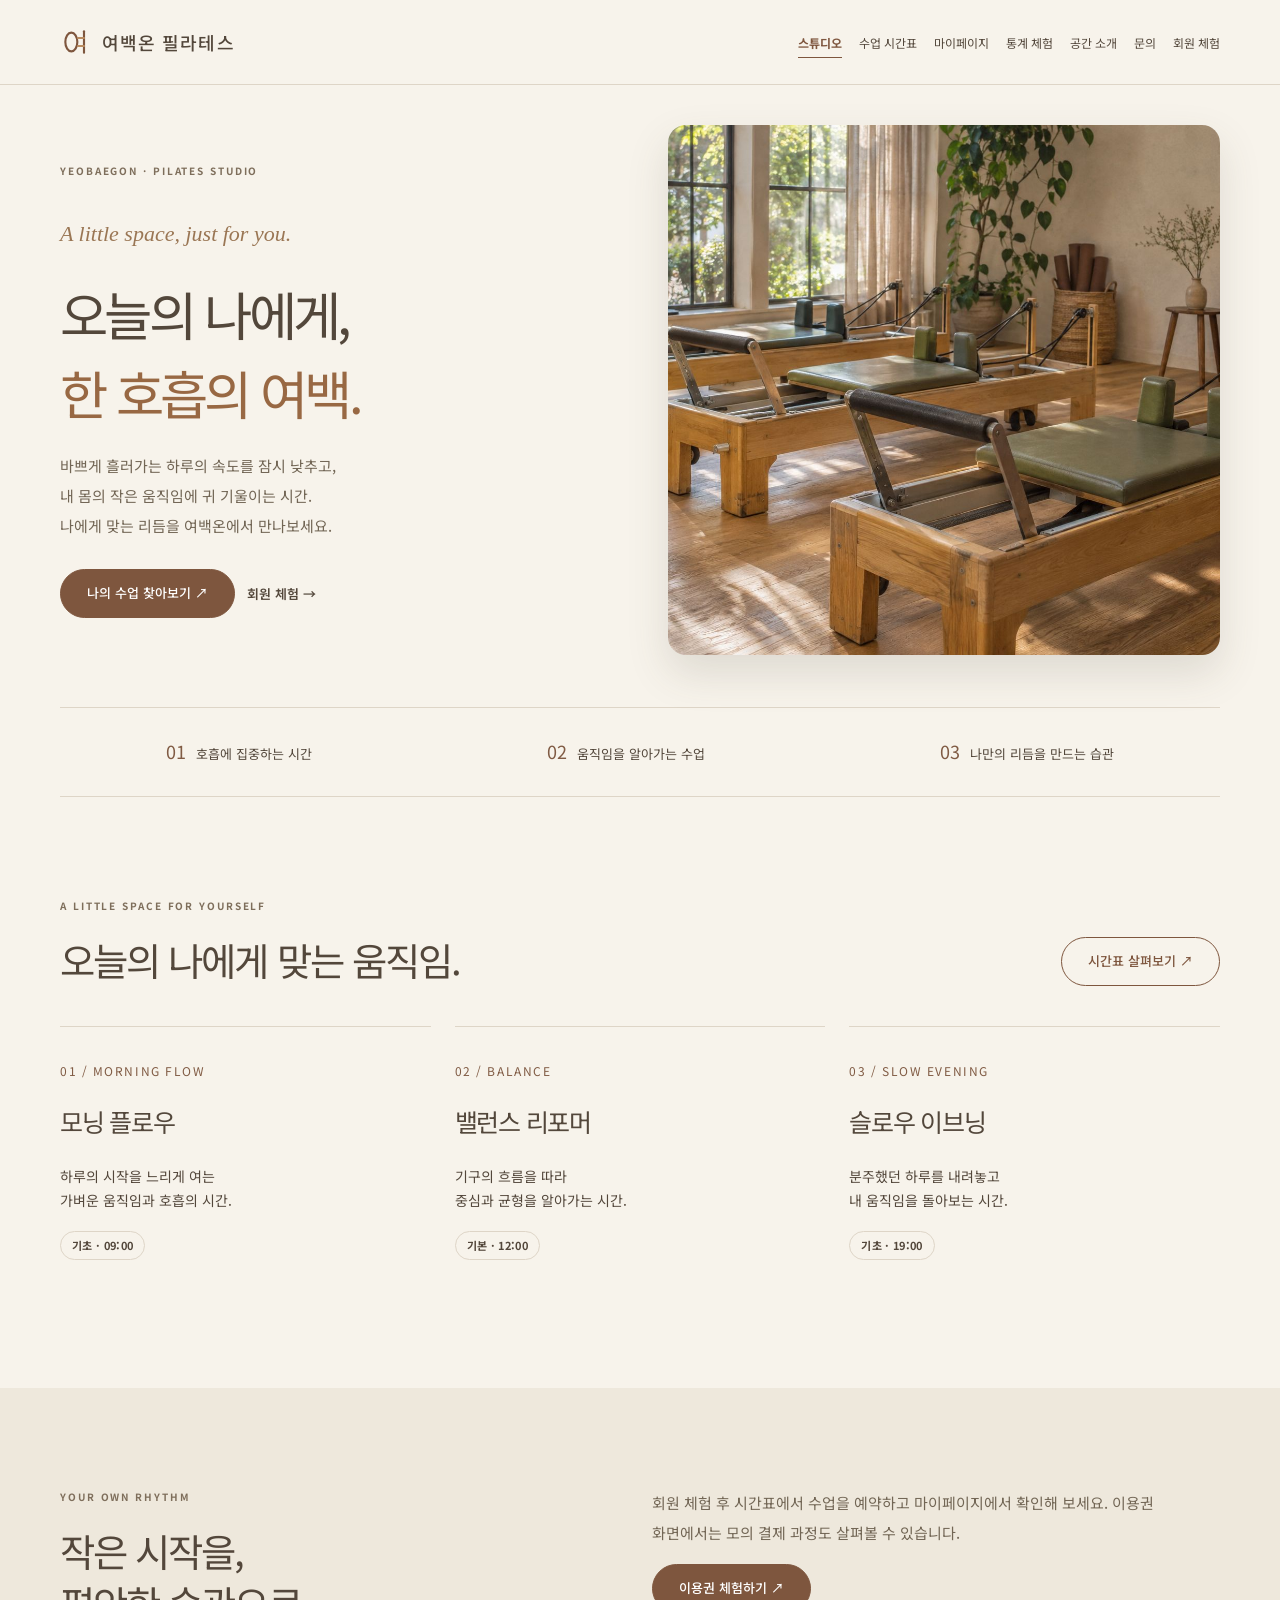
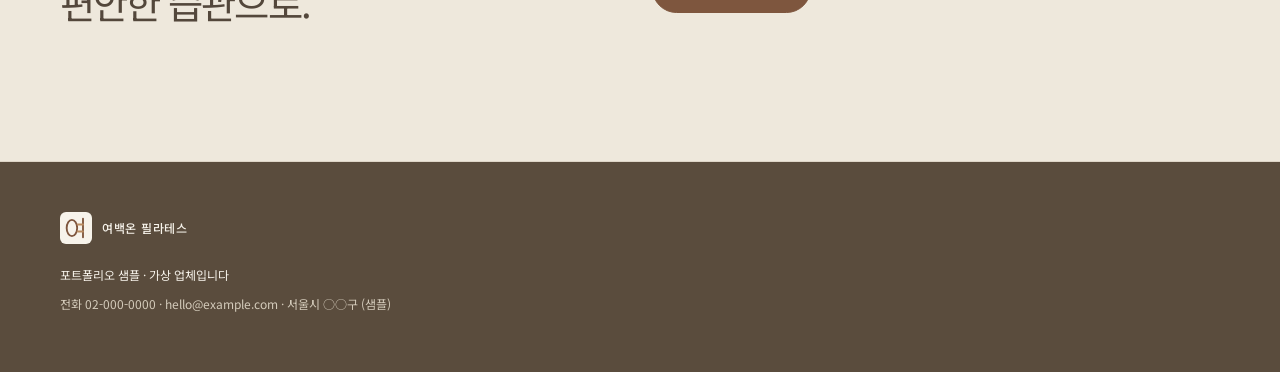
<file: index.html>
<!doctype html>
<html lang="ko"><head><meta charset="utf-8"><meta name="viewport" content="width=device-width,initial-scale=1"><title>몸과 마음 사이, 나를 위한 여백 | 여백온 필라테스</title><meta name="description" content="여백온 필라테스. 수업 시간표·예약·이용권과 내 이용 기록 안내."><link rel="icon" href="assets/logo.svg" type="image/svg+xml"><link rel="stylesheet" href="assets/base.css"><link rel="stylesheet" href="pilates.css"><script defer src="assets/common.js"></script><script defer src="pilates.js"></script><link rel="preconnect" href="https://fonts.googleapis.com"><link rel="preconnect" href="https://fonts.gstatic.com" crossorigin><link href="https://fonts.googleapis.com/css2?family=Noto+Sans+KR:wght@400;500;600;700;800;900&display=swap" rel="stylesheet"></head>
<body class="pilates"><a class="skip" href="#main">본문으로 건너뛰기</a><header class="site-header"><div class="wrap header-inner"><a class="brand" href="index.html"><img class="brand-symbol" src="assets/logo.svg" width="32" height="32" alt="" aria-hidden="true"><span class="brand-name">여백온 필라테스</span></a><button class="nav-toggle" aria-expanded="false" aria-controls="site-nav" type="button">메뉴</button><nav id="site-nav" aria-label="주 메뉴"><a href="index.html" aria-current="page">스튜디오</a><a href="schedule.html">수업 시간표</a><a href="mypage.html">마이페이지</a><a href="admin.html">통계 체험</a><a href="about.html">공간 소개</a><a href="contact.html">문의</a><a href="#account">회원 체험</a></nav></div></header><main id="main"><section class="pilates-hero wrap"><div class="hero-copy"><p class="eyebrow">YEOBAEGON · PILATES STUDIO</p><div class="serif-note">A little space, just for you.</div><h1>오늘의 나에게,<br><em>한 호흡의 여백.</em></h1><p class="lead">바쁘게 흘러가는 하루의 속도를 잠시 낮추고,<br> 내 몸의 작은 움직임에 귀 기울이는 시간.<br> 나에게 맞는 리듬을 여백온에서 만나보세요.</p><div class="actions"><a class="btn" href="schedule.html">나의 수업 찾아보기 ↗</a><a class="text-link" href="#account">회원 체험 →</a></div></div><div class="studio-photo"><img class="hero-photo" src="images/hero.jpg" width="1536" height="1024" alt="큰 창으로 자연광이 들어오는 리포머 스튜디오" fetchpriority="high"></div></section><div class="wrap ritual-strip"><span><strong>01</strong>호흡에 집중하는 시간</span><span><strong>02</strong>움직임을 알아가는 수업</span><span><strong>03</strong>나만의 리듬을 만드는 습관</span></div><section class="section"><div class="wrap"><div class="section-head"><div><p class="eyebrow">A LITTLE SPACE FOR YOURSELF</p><h2>오늘의 나에게 맞는 움직임.</h2></div><a class="btn outline small" href="schedule.html">시간표 살펴보기 ↗</a></div><div class="grid three"><article class="class-type"><span class="type-num">01 / MORNING FLOW</span><h3>모닝 플로우</h3><p>하루의 시작을 느리게 여는<br>가벼운 움직임과 호흡의 시간.</p><span class="tag">기초 · 09:00</span></article><article class="class-type"><span class="type-num">02 / BALANCE</span><h3>밸런스 리포머</h3><p>기구의 흐름을 따라<br>중심과 균형을 알아가는 시간.</p><span class="tag">기본 · 12:00</span></article><article class="class-type"><span class="type-num">03 / SLOW EVENING</span><h3>슬로우 이브닝</h3><p>분주했던 하루를 내려놓고<br>내 움직임을 돌아보는 시간.</p><span class="tag">기초 · 19:00</span></article></div></div></section><section class="section soft"><div class="wrap grid two"><div><p class="eyebrow">YOUR OWN RHYTHM</p><h2>작은 시작을,<br>편안한 습관으로.</h2></div><div><p class="lead">회원 체험 후 시간표에서 수업을 예약하고 마이페이지에서 확인해 보세요. 이용권 화면에서는 모의 결제 과정도 살펴볼 수 있습니다.</p><a class="btn" href="payment.html">이용권 체험하기 ↗</a></div></div></section><span id="account" hidden></span><dialog id="auth-dialog" aria-labelledby="auth-title"><div class="dialog-head"><p class="eyebrow">MEMBERSHIP DEMO</p><button type="button" class="icon-btn" data-close="auth-dialog" aria-label="회원 체험 닫기">×</button></div><h2 id="auth-title">나만의 루틴, 첫 걸음.</h2><p class="notice">실제 개인정보를 받지 않습니다. 준비된 데모 계정과 공개 체험용 코드만 사용합니다.</p><div class="tab-buttons" role="group" aria-label="회원 체험 선택"><button type="button" data-auth-mode="signup" aria-pressed="true">회원가입</button><button type="button" data-auth-mode="login" aria-pressed="false">로그인</button></div><form id="auth-form"><label class="field">체험용 계정<select name="account"><option value="demo-one">demo-one · 데모 회원 A</option><option value="demo-two">demo-two · 데모 회원 B</option><option value="demo-three">demo-three · 데모 회원 C</option></select></label><label class="field">공개 체험용 코드<input name="demoCode" value="sample1234" readonly autocomplete="off"></label><p class="auth-help">모든 계정의 코드는 sample1234입니다. 실제 비밀번호를 입력하지 마세요.</p><label class="check"><input type="checkbox" name="agree" required><span>브라우저 안에만 저장되는 데모임을 확인했습니다.</span></label><div class="actions"><button class="btn" id="auth-submit" type="submit">데모 가입하기</button></div><p id="auth-result" role="status" class="small" hidden></p></form><div id="auth-signed" hidden><p id="signed-name"></p><p class="auth-help">가입·로그인 정보는 이 브라우저의 샘플 데이터입니다.</p><button class="btn outline" id="logout" type="button">로그아웃</button></div></dialog></main><footer class="site-footer"><div class="wrap"><div class="footer-row"><a class="brand" href="index.html"><img class="brand-symbol" src="assets/logo.svg" width="32" height="32" alt="" aria-hidden="true"><span class="brand-name">여백온 필라테스</span></a></div><p>포트폴리오 샘플 · 가상 업체입니다</p><p class="muted small">전화 02-000-0000 · hello@example.com · 서울시 ○○구 (샘플)</p></div></footer><div class="toast" id="toast" role="status" aria-live="polite" hidden></div></body></html>
</file>
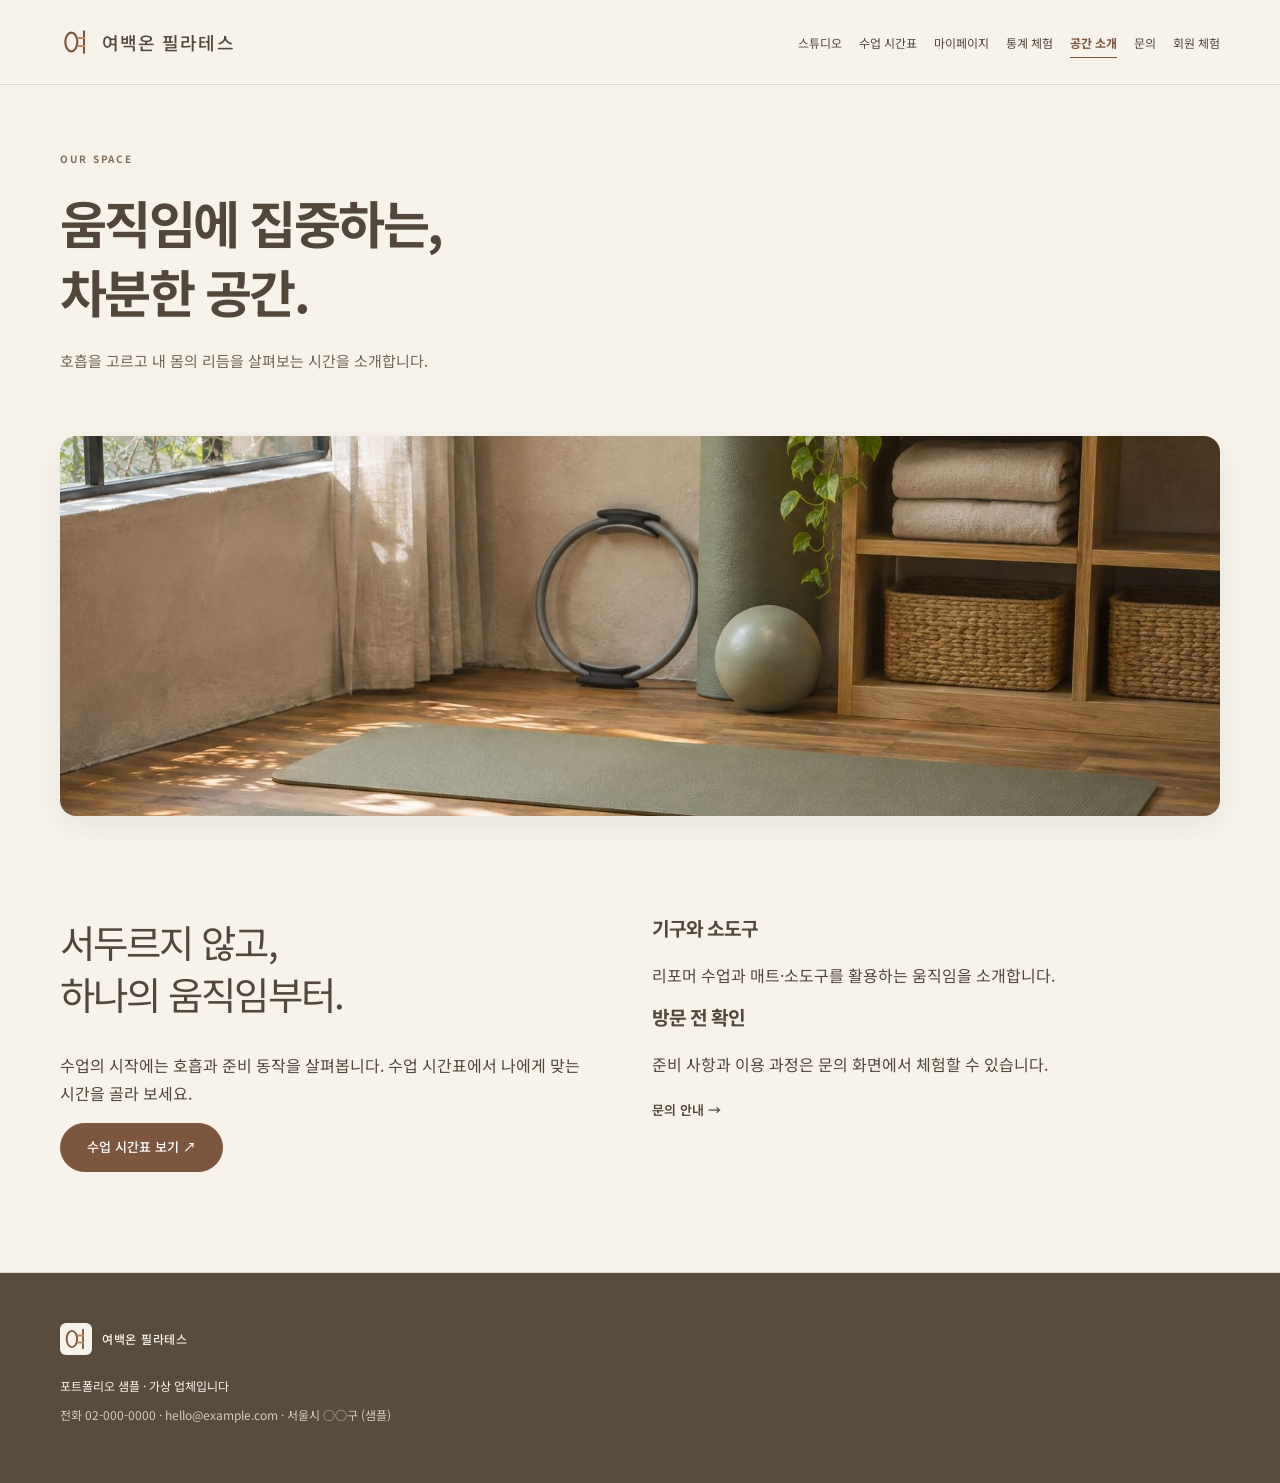
<file: about.html>
<!doctype html>
<html lang="ko"><head><meta charset="utf-8"><meta name="viewport" content="width=device-width,initial-scale=1"><title>공간 소개 | 여백온 필라테스</title><meta name="description" content="여백온 필라테스. 수업 시간표·예약·이용권과 내 이용 기록 안내."><link rel="icon" href="assets/logo.svg" type="image/svg+xml"><link rel="stylesheet" href="assets/base.css"><link rel="stylesheet" href="pilates.css"><script defer src="assets/common.js"></script><script defer src="pilates.js"></script><link rel="preconnect" href="https://fonts.googleapis.com"><link rel="preconnect" href="https://fonts.gstatic.com" crossorigin><link href="https://fonts.googleapis.com/css2?family=Noto+Sans+KR:wght@400;500;600;700;800;900&display=swap" rel="stylesheet"></head>
<body class="pilates"><a class="skip" href="#main">본문으로 건너뛰기</a><header class="site-header"><div class="wrap header-inner"><a class="brand" href="index.html"><img class="brand-symbol" src="assets/logo.svg" width="32" height="32" alt="" aria-hidden="true"><span class="brand-name">여백온 필라테스</span></a><button class="nav-toggle" aria-expanded="false" aria-controls="site-nav" type="button">메뉴</button><nav id="site-nav" aria-label="주 메뉴"><a href="index.html">스튜디오</a><a href="schedule.html">수업 시간표</a><a href="mypage.html">마이페이지</a><a href="admin.html">통계 체험</a><a href="about.html" aria-current="page">공간 소개</a><a href="contact.html">문의</a><a href="#account">회원 체험</a></nav></div></header><main id="main"><section class="page-intro wrap"><p class="eyebrow">OUR SPACE</p><h1>움직임에 집중하는,<br>차분한 공간.</h1><p class="lead">호흡을 고르고 내 몸의 리듬을 살펴보는 시간을 소개합니다.</p></section><figure class="wrap page-photo about-photo"><img src="images/about.jpg" width="1536" height="1024" alt="나무 바닥에 정돈된 매트와 필라테스 링, 폼롤러" loading="lazy"></figure><section class="section wrap grid two"><div><h2>서두르지 않고,<br>하나의 움직임부터.</h2><p>수업의 시작에는 호흡과 준비 동작을 살펴봅니다. 수업 시간표에서 나에게 맞는 시간을 골라 보세요.</p><a class="btn" href="schedule.html">수업 시간표 보기 ↗</a></div><div><h3>기구와 소도구</h3><p>리포머 수업과 매트·소도구를 활용하는 움직임을 소개합니다.</p><h3>방문 전 확인</h3><p>준비 사항과 이용 과정은 문의 화면에서 체험할 수 있습니다.</p><a class="text-link" href="contact.html">문의 안내 →</a></div></section><span id="account" hidden></span><dialog id="auth-dialog" aria-labelledby="auth-title"><div class="dialog-head"><p class="eyebrow">MEMBERSHIP DEMO</p><button type="button" class="icon-btn" data-close="auth-dialog" aria-label="회원 체험 닫기">×</button></div><h2 id="auth-title">나만의 루틴, 첫 걸음.</h2><p class="notice">실제 개인정보를 받지 않습니다. 준비된 데모 계정과 공개 체험용 코드만 사용합니다.</p><div class="tab-buttons" role="group" aria-label="회원 체험 선택"><button type="button" data-auth-mode="signup" aria-pressed="true">회원가입</button><button type="button" data-auth-mode="login" aria-pressed="false">로그인</button></div><form id="auth-form"><label class="field">체험용 계정<select name="account"><option value="demo-one">demo-one · 데모 회원 A</option><option value="demo-two">demo-two · 데모 회원 B</option><option value="demo-three">demo-three · 데모 회원 C</option></select></label><label class="field">공개 체험용 코드<input name="demoCode" value="sample1234" readonly autocomplete="off"></label><p class="auth-help">모든 계정의 코드는 sample1234입니다. 실제 비밀번호를 입력하지 마세요.</p><label class="check"><input type="checkbox" name="agree" required><span>브라우저 안에만 저장되는 데모임을 확인했습니다.</span></label><div class="actions"><button class="btn" id="auth-submit" type="submit">데모 가입하기</button></div><p id="auth-result" role="status" class="small" hidden></p></form><div id="auth-signed" hidden><p id="signed-name"></p><p class="auth-help">가입·로그인 정보는 이 브라우저의 샘플 데이터입니다.</p><button class="btn outline" id="logout" type="button">로그아웃</button></div></dialog></main><footer class="site-footer"><div class="wrap"><div class="footer-row"><a class="brand" href="index.html"><img class="brand-symbol" src="assets/logo.svg" width="32" height="32" alt="" aria-hidden="true"><span class="brand-name">여백온 필라테스</span></a></div><p>포트폴리오 샘플 · 가상 업체입니다</p><p class="muted small">전화 02-000-0000 · hello@example.com · 서울시 ○○구 (샘플)</p></div></footer><div class="toast" id="toast" role="status" aria-live="polite" hidden></div></body></html>
</file>
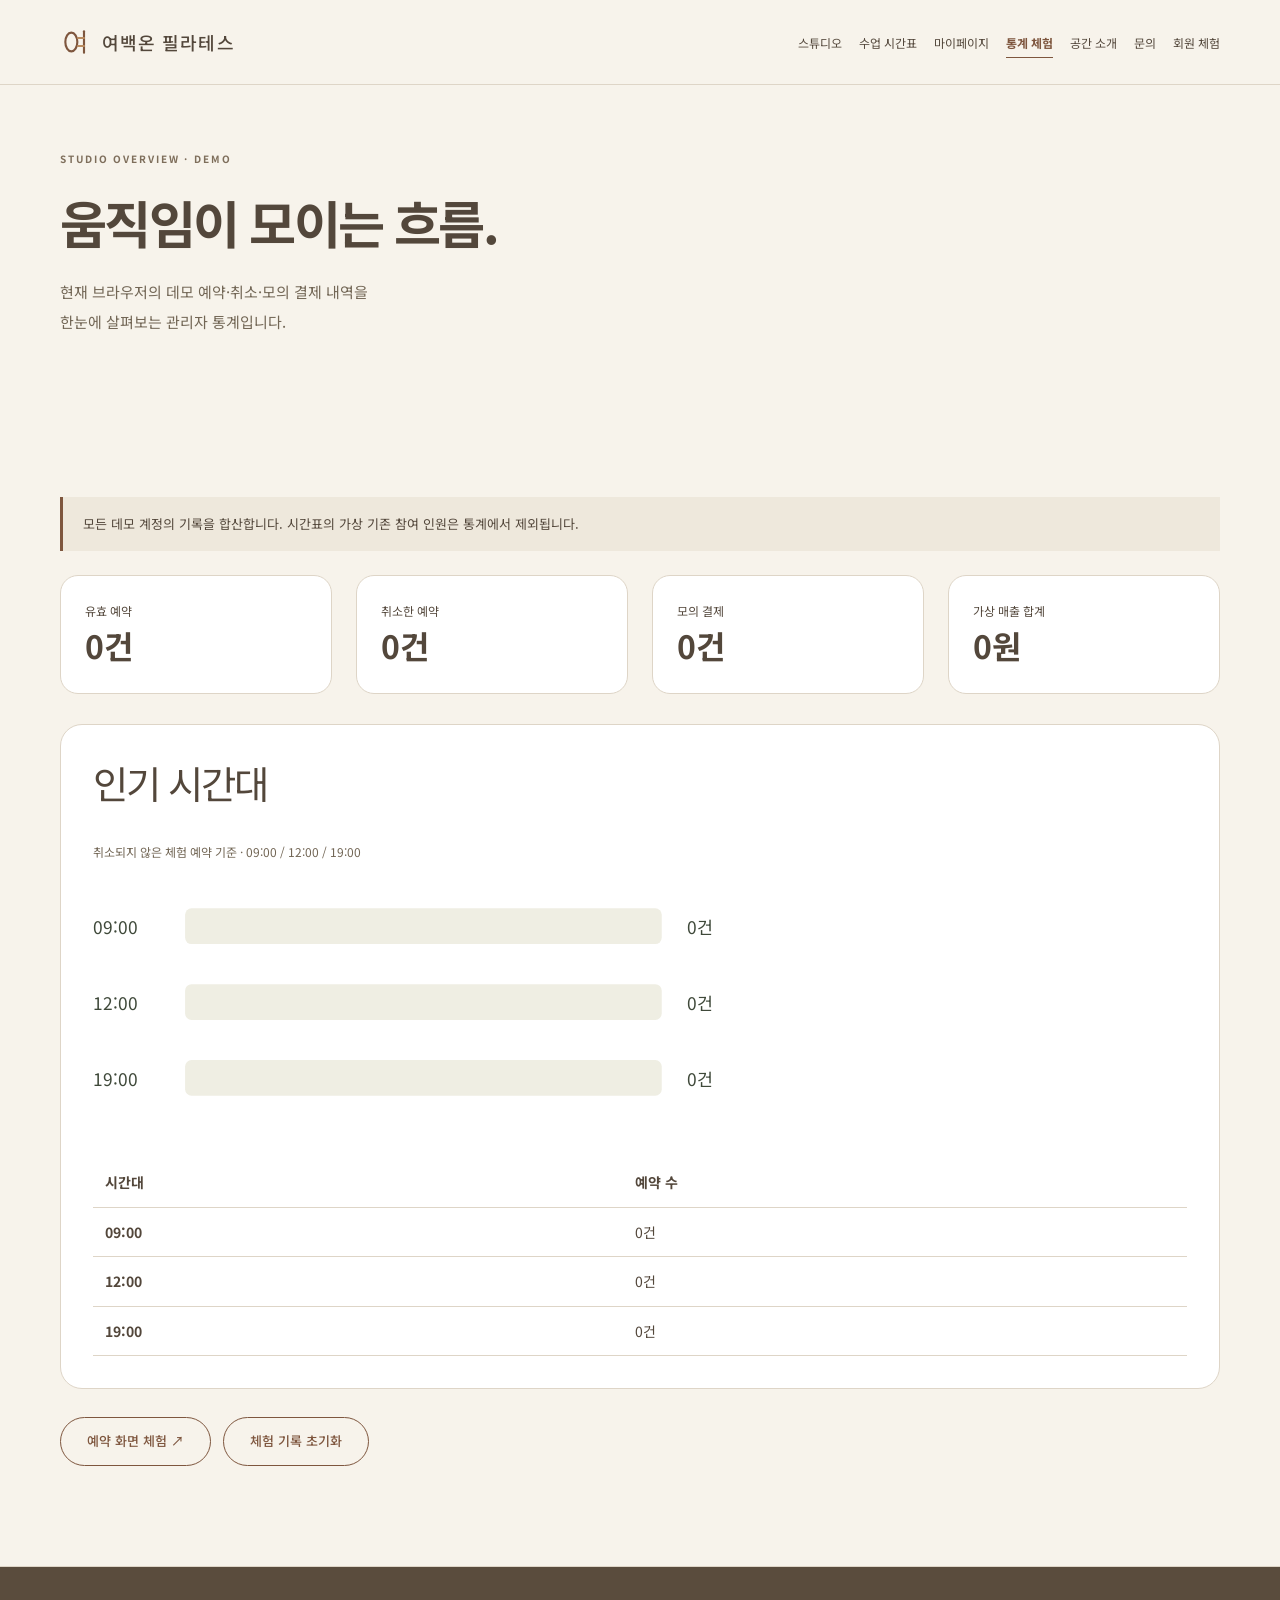
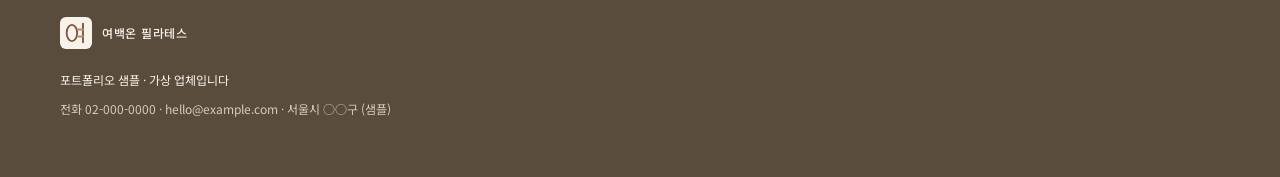
<file: admin.html>
<!doctype html>
<html lang="ko"><head><meta charset="utf-8"><meta name="viewport" content="width=device-width,initial-scale=1"><title>관리자 통계 체험 | 여백온 필라테스</title><meta name="description" content="여백온 필라테스. 수업 시간표·예약·이용권과 내 이용 기록 안내."><link rel="icon" href="assets/logo.svg" type="image/svg+xml"><link rel="stylesheet" href="assets/base.css"><link rel="stylesheet" href="pilates.css"><script defer src="assets/common.js"></script><script defer src="pilates.js"></script><link rel="preconnect" href="https://fonts.googleapis.com"><link rel="preconnect" href="https://fonts.gstatic.com" crossorigin><link href="https://fonts.googleapis.com/css2?family=Noto+Sans+KR:wght@400;500;600;700;800;900&display=swap" rel="stylesheet"></head>
<body class="pilates"><a class="skip" href="#main">본문으로 건너뛰기</a><header class="site-header"><div class="wrap header-inner"><a class="brand" href="index.html"><img class="brand-symbol" src="assets/logo.svg" width="32" height="32" alt="" aria-hidden="true"><span class="brand-name">여백온 필라테스</span></a><button class="nav-toggle" aria-expanded="false" aria-controls="site-nav" type="button">메뉴</button><nav id="site-nav" aria-label="주 메뉴"><a href="index.html">스튜디오</a><a href="schedule.html">수업 시간표</a><a href="mypage.html">마이페이지</a><a href="admin.html" aria-current="page">통계 체험</a><a href="about.html">공간 소개</a><a href="contact.html">문의</a><a href="#account">회원 체험</a></nav></div></header><main id="main"><section class="page-intro wrap"><p class="eyebrow">STUDIO OVERVIEW · DEMO</p><h1>움직임이 모이는 흐름.</h1><p class="lead">현재 브라우저의 데모 예약·취소·모의 결제 내역을<br>한눈에 살펴보는 관리자 통계입니다.</p></section><section class="section wrap"><p class="notice">모든 데모 계정의 기록을 합산합니다. 시간표의 가상 기존 참여 인원은 통계에서 제외됩니다.</p><div id="stats-cards" class="grid four"></div><div class="stats-chart"><h2>인기 시간대</h2><p class="small muted">취소되지 않은 체험 예약 기준 · 09:00 / 12:00 / 19:00</p><div id="stats-chart"></div><table class="stats-table"><caption class="sr-only">시간대별 유효 예약 수</caption><thead><tr><th scope="col">시간대</th><th scope="col">예약 수</th></tr></thead><tbody id="stats-table"></tbody></table></div><div class="actions"><a href="schedule.html" class="btn outline">예약 화면 체험 ↗</a><button class="btn outline" id="reset-pilates" type="button">체험 기록 초기화</button></div></section><span id="account" hidden></span><dialog id="auth-dialog" aria-labelledby="auth-title"><div class="dialog-head"><p class="eyebrow">MEMBERSHIP DEMO</p><button type="button" class="icon-btn" data-close="auth-dialog" aria-label="회원 체험 닫기">×</button></div><h2 id="auth-title">나만의 루틴, 첫 걸음.</h2><p class="notice">실제 개인정보를 받지 않습니다. 준비된 데모 계정과 공개 체험용 코드만 사용합니다.</p><div class="tab-buttons" role="group" aria-label="회원 체험 선택"><button type="button" data-auth-mode="signup" aria-pressed="true">회원가입</button><button type="button" data-auth-mode="login" aria-pressed="false">로그인</button></div><form id="auth-form"><label class="field">체험용 계정<select name="account"><option value="demo-one">demo-one · 데모 회원 A</option><option value="demo-two">demo-two · 데모 회원 B</option><option value="demo-three">demo-three · 데모 회원 C</option></select></label><label class="field">공개 체험용 코드<input name="demoCode" value="sample1234" readonly autocomplete="off"></label><p class="auth-help">모든 계정의 코드는 sample1234입니다. 실제 비밀번호를 입력하지 마세요.</p><label class="check"><input type="checkbox" name="agree" required><span>브라우저 안에만 저장되는 데모임을 확인했습니다.</span></label><div class="actions"><button class="btn" id="auth-submit" type="submit">데모 가입하기</button></div><p id="auth-result" role="status" class="small" hidden></p></form><div id="auth-signed" hidden><p id="signed-name"></p><p class="auth-help">가입·로그인 정보는 이 브라우저의 샘플 데이터입니다.</p><button class="btn outline" id="logout" type="button">로그아웃</button></div></dialog></main><footer class="site-footer"><div class="wrap"><div class="footer-row"><a class="brand" href="index.html"><img class="brand-symbol" src="assets/logo.svg" width="32" height="32" alt="" aria-hidden="true"><span class="brand-name">여백온 필라테스</span></a></div><p>포트폴리오 샘플 · 가상 업체입니다</p><p class="muted small">전화 02-000-0000 · hello@example.com · 서울시 ○○구 (샘플)</p></div></footer><div class="toast" id="toast" role="status" aria-live="polite" hidden></div></body></html>
</file>
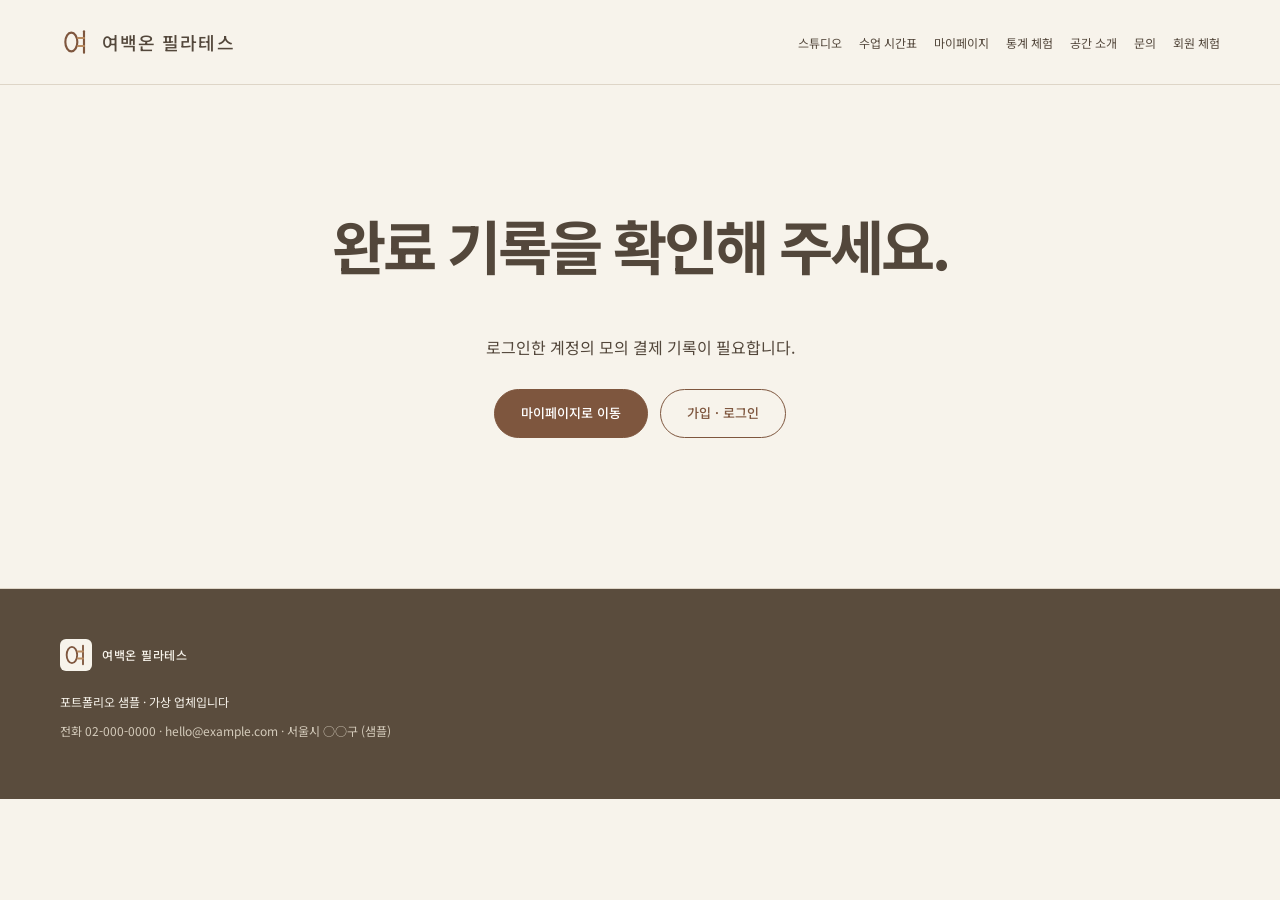
<file: complete.html>
<!doctype html>
<html lang="ko"><head><meta charset="utf-8"><meta name="viewport" content="width=device-width,initial-scale=1"><title>데모 결제 완료 | 여백온 필라테스</title><meta name="description" content="여백온 필라테스. 수업 시간표·예약·이용권과 내 이용 기록 안내."><link rel="icon" href="assets/logo.svg" type="image/svg+xml"><link rel="stylesheet" href="assets/base.css"><link rel="stylesheet" href="pilates.css"><script defer src="assets/common.js"></script><script defer src="pilates.js"></script><link rel="preconnect" href="https://fonts.googleapis.com"><link rel="preconnect" href="https://fonts.gstatic.com" crossorigin><link href="https://fonts.googleapis.com/css2?family=Noto+Sans+KR:wght@400;500;600;700;800;900&display=swap" rel="stylesheet"></head>
<body class="pilates"><a class="skip" href="#main">본문으로 건너뛰기</a><header class="site-header"><div class="wrap header-inner"><a class="brand" href="index.html"><img class="brand-symbol" src="assets/logo.svg" width="32" height="32" alt="" aria-hidden="true"><span class="brand-name">여백온 필라테스</span></a><button class="nav-toggle" aria-expanded="false" aria-controls="site-nav" type="button">메뉴</button><nav id="site-nav" aria-label="주 메뉴"><a href="index.html">스튜디오</a><a href="schedule.html">수업 시간표</a><a href="mypage.html">마이페이지</a><a href="admin.html">통계 체험</a><a href="about.html">공간 소개</a><a href="contact.html">문의</a><a href="#account">회원 체험</a></nav></div></header><main id="main"><section class="section wrap"><div id="complete-content" class="complete"></div></section><span id="account" hidden></span><dialog id="auth-dialog" aria-labelledby="auth-title"><div class="dialog-head"><p class="eyebrow">MEMBERSHIP DEMO</p><button type="button" class="icon-btn" data-close="auth-dialog" aria-label="회원 체험 닫기">×</button></div><h2 id="auth-title">나만의 루틴, 첫 걸음.</h2><p class="notice">실제 개인정보를 받지 않습니다. 준비된 데모 계정과 공개 체험용 코드만 사용합니다.</p><div class="tab-buttons" role="group" aria-label="회원 체험 선택"><button type="button" data-auth-mode="signup" aria-pressed="true">회원가입</button><button type="button" data-auth-mode="login" aria-pressed="false">로그인</button></div><form id="auth-form"><label class="field">체험용 계정<select name="account"><option value="demo-one">demo-one · 데모 회원 A</option><option value="demo-two">demo-two · 데모 회원 B</option><option value="demo-three">demo-three · 데모 회원 C</option></select></label><label class="field">공개 체험용 코드<input name="demoCode" value="sample1234" readonly autocomplete="off"></label><p class="auth-help">모든 계정의 코드는 sample1234입니다. 실제 비밀번호를 입력하지 마세요.</p><label class="check"><input type="checkbox" name="agree" required><span>브라우저 안에만 저장되는 데모임을 확인했습니다.</span></label><div class="actions"><button class="btn" id="auth-submit" type="submit">데모 가입하기</button></div><p id="auth-result" role="status" class="small" hidden></p></form><div id="auth-signed" hidden><p id="signed-name"></p><p class="auth-help">가입·로그인 정보는 이 브라우저의 샘플 데이터입니다.</p><button class="btn outline" id="logout" type="button">로그아웃</button></div></dialog></main><footer class="site-footer"><div class="wrap"><div class="footer-row"><a class="brand" href="index.html"><img class="brand-symbol" src="assets/logo.svg" width="32" height="32" alt="" aria-hidden="true"><span class="brand-name">여백온 필라테스</span></a></div><p>포트폴리오 샘플 · 가상 업체입니다</p><p class="muted small">전화 02-000-0000 · hello@example.com · 서울시 ○○구 (샘플)</p></div></footer><div class="toast" id="toast" role="status" aria-live="polite" hidden></div></body></html>
</file>
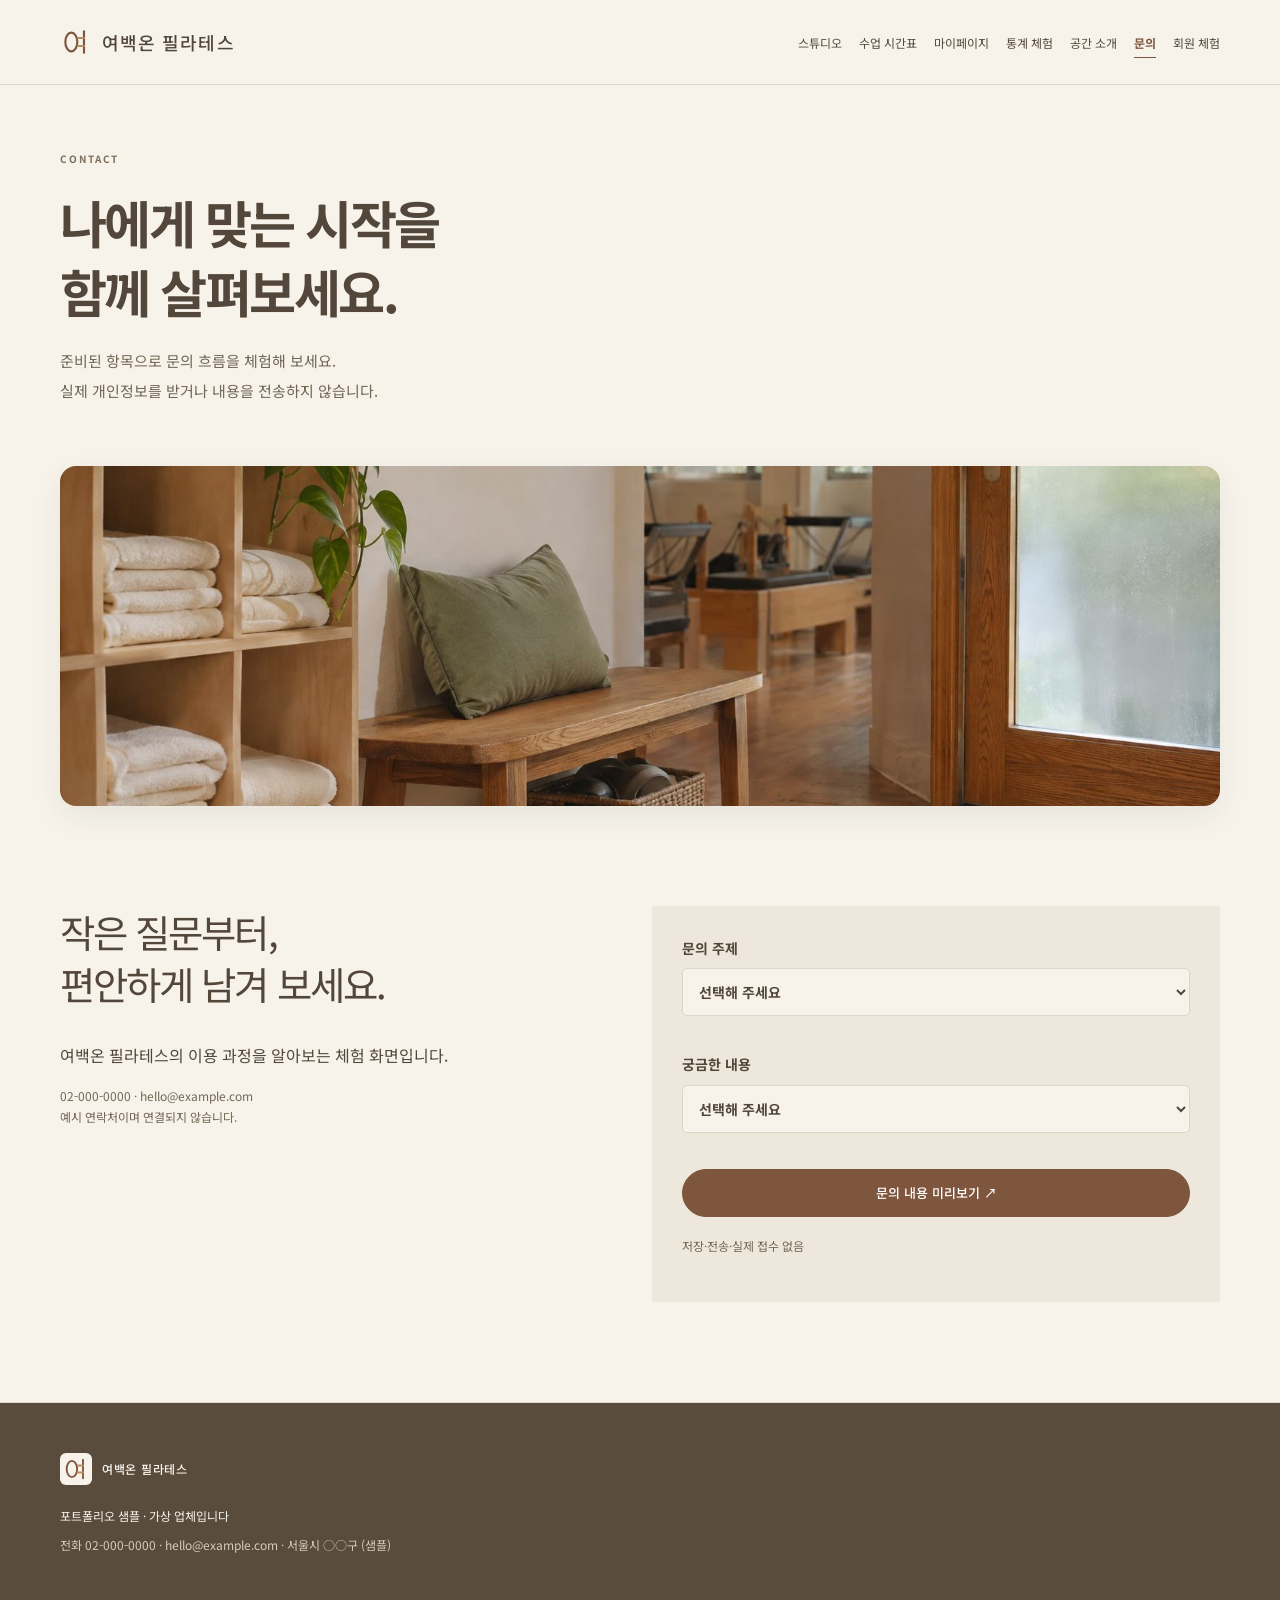
<file: contact.html>
<!doctype html>
<html lang="ko"><head><meta charset="utf-8"><meta name="viewport" content="width=device-width,initial-scale=1"><title>문의 안내 | 여백온 필라테스</title><meta name="description" content="여백온 필라테스. 수업 시간표·예약·이용권과 내 이용 기록 안내."><link rel="icon" href="assets/logo.svg" type="image/svg+xml"><link rel="stylesheet" href="assets/base.css"><link rel="stylesheet" href="pilates.css"><script defer src="assets/common.js"></script><script defer src="pilates.js"></script><link rel="preconnect" href="https://fonts.googleapis.com"><link rel="preconnect" href="https://fonts.gstatic.com" crossorigin><link href="https://fonts.googleapis.com/css2?family=Noto+Sans+KR:wght@400;500;600;700;800;900&display=swap" rel="stylesheet"><script defer src="contact.js"></script></head>
<body class="pilates"><a class="skip" href="#main">본문으로 건너뛰기</a><header class="site-header"><div class="wrap header-inner"><a class="brand" href="index.html"><img class="brand-symbol" src="assets/logo.svg" width="32" height="32" alt="" aria-hidden="true"><span class="brand-name">여백온 필라테스</span></a><button class="nav-toggle" aria-expanded="false" aria-controls="site-nav" type="button">메뉴</button><nav id="site-nav" aria-label="주 메뉴"><a href="index.html">스튜디오</a><a href="schedule.html">수업 시간표</a><a href="mypage.html">마이페이지</a><a href="admin.html">통계 체험</a><a href="about.html">공간 소개</a><a href="contact.html" aria-current="page">문의</a><a href="#account">회원 체험</a></nav></div></header><main id="main"><section class="page-intro wrap"><p class="eyebrow">CONTACT</p><h1>나에게 맞는 시작을<br>함께 살펴보세요.</h1><p class="lead">준비된 항목으로 문의 흐름을 체험해 보세요.<br>실제 개인정보를 받거나 내용을 전송하지 않습니다.</p></section><figure class="wrap page-photo contact-photo"><img src="images/contact.jpg" width="1536" height="1024" alt="수건과 의자가 정돈된 스튜디오 입구 대기 공간" loading="lazy"></figure><section class="section wrap grid two"><div><h2>작은 질문부터,<br>편안하게 남겨 보세요.</h2><p>여백온 필라테스의 이용 과정을 알아보는 체험 화면입니다.</p><p class="muted small">02-000-0000 · hello@example.com<br>예시 연락처이며 연결되지 않습니다.</p></div><form id="inquiry-form" class="demo-contact-form"><label class="field">문의 주제<select name="topic" required><option value="">선택해 주세요</option><option>수업 준비</option><option>시간표와 예약</option><option>이용권 안내</option></select></label><label class="field">궁금한 내용<select name="question" required><option value="">선택해 주세요</option><option>진행 과정 알아보기</option><option>방문 전 준비 사항</option><option>이용 방법 확인</option></select></label><button class="btn" type="submit">문의 내용 미리보기 ↗</button><p class="small muted">저장·전송·실제 접수 없음</p><div id="inquiry-result" role="status" hidden></div></form></section><span id="account" hidden></span><dialog id="auth-dialog" aria-labelledby="auth-title"><div class="dialog-head"><p class="eyebrow">MEMBERSHIP DEMO</p><button type="button" class="icon-btn" data-close="auth-dialog" aria-label="회원 체험 닫기">×</button></div><h2 id="auth-title">나만의 루틴, 첫 걸음.</h2><p class="notice">실제 개인정보를 받지 않습니다. 준비된 데모 계정과 공개 체험용 코드만 사용합니다.</p><div class="tab-buttons" role="group" aria-label="회원 체험 선택"><button type="button" data-auth-mode="signup" aria-pressed="true">회원가입</button><button type="button" data-auth-mode="login" aria-pressed="false">로그인</button></div><form id="auth-form"><label class="field">체험용 계정<select name="account"><option value="demo-one">demo-one · 데모 회원 A</option><option value="demo-two">demo-two · 데모 회원 B</option><option value="demo-three">demo-three · 데모 회원 C</option></select></label><label class="field">공개 체험용 코드<input name="demoCode" value="sample1234" readonly autocomplete="off"></label><p class="auth-help">모든 계정의 코드는 sample1234입니다. 실제 비밀번호를 입력하지 마세요.</p><label class="check"><input type="checkbox" name="agree" required><span>브라우저 안에만 저장되는 데모임을 확인했습니다.</span></label><div class="actions"><button class="btn" id="auth-submit" type="submit">데모 가입하기</button></div><p id="auth-result" role="status" class="small" hidden></p></form><div id="auth-signed" hidden><p id="signed-name"></p><p class="auth-help">가입·로그인 정보는 이 브라우저의 샘플 데이터입니다.</p><button class="btn outline" id="logout" type="button">로그아웃</button></div></dialog></main><footer class="site-footer"><div class="wrap"><div class="footer-row"><a class="brand" href="index.html"><img class="brand-symbol" src="assets/logo.svg" width="32" height="32" alt="" aria-hidden="true"><span class="brand-name">여백온 필라테스</span></a></div><p>포트폴리오 샘플 · 가상 업체입니다</p><p class="muted small">전화 02-000-0000 · hello@example.com · 서울시 ○○구 (샘플)</p></div></footer><div class="toast" id="toast" role="status" aria-live="polite" hidden></div></body></html>
</file>
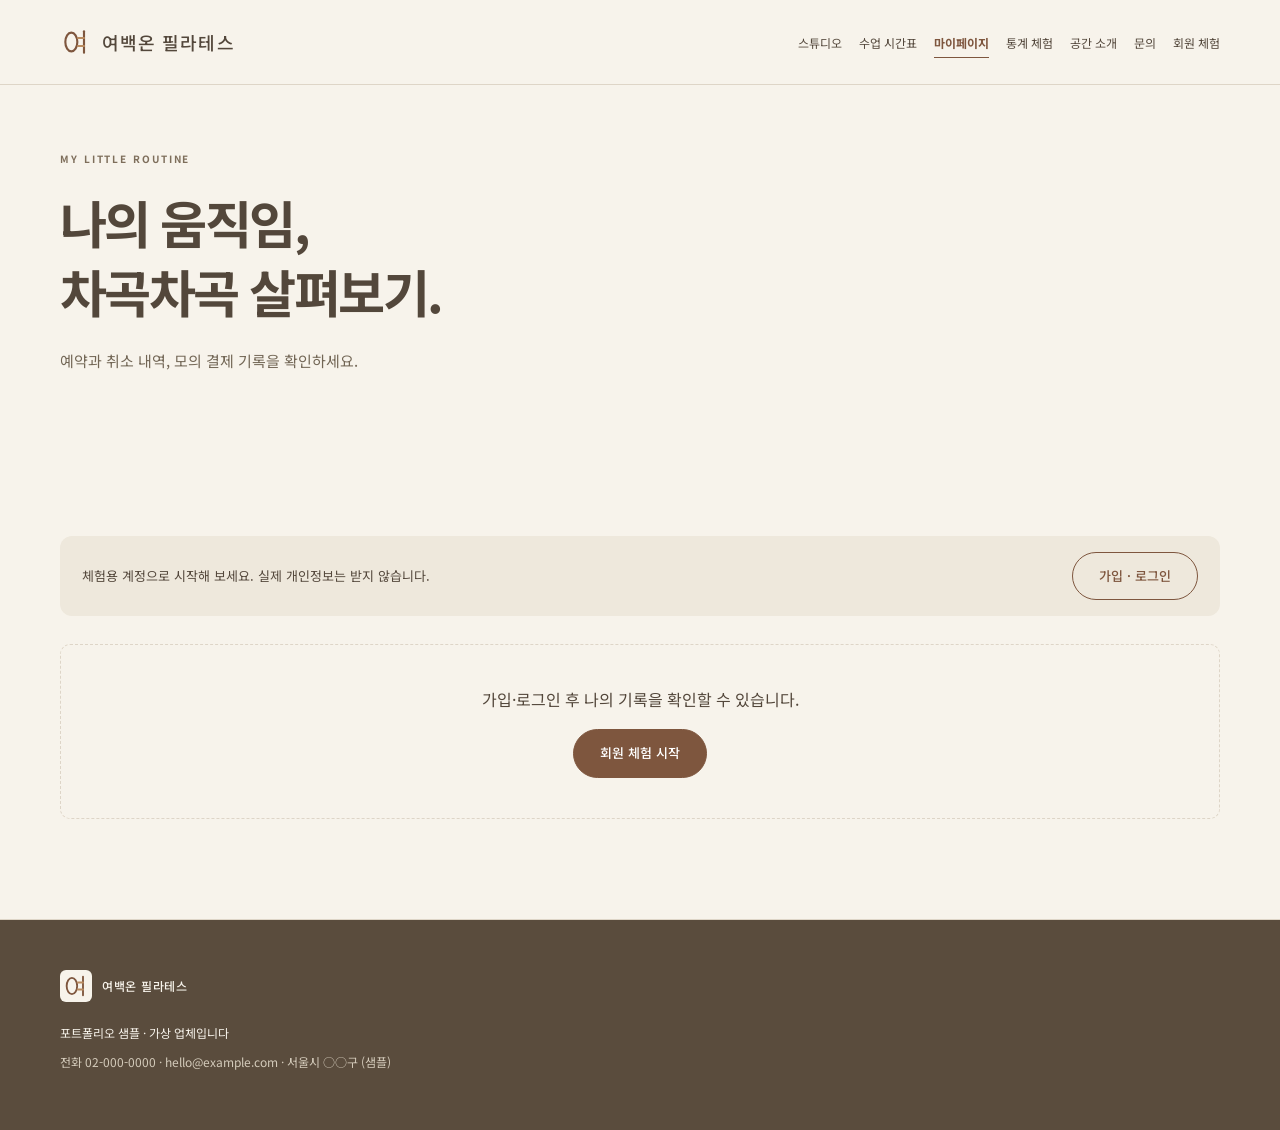
<file: mypage.html>
<!doctype html>
<html lang="ko"><head><meta charset="utf-8"><meta name="viewport" content="width=device-width,initial-scale=1"><title>마이페이지 | 여백온 필라테스</title><meta name="description" content="여백온 필라테스. 수업 시간표·예약·이용권과 내 이용 기록 안내."><link rel="icon" href="assets/logo.svg" type="image/svg+xml"><link rel="stylesheet" href="assets/base.css"><link rel="stylesheet" href="pilates.css"><script defer src="assets/common.js"></script><script defer src="pilates.js"></script><link rel="preconnect" href="https://fonts.googleapis.com"><link rel="preconnect" href="https://fonts.gstatic.com" crossorigin><link href="https://fonts.googleapis.com/css2?family=Noto+Sans+KR:wght@400;500;600;700;800;900&display=swap" rel="stylesheet"></head>
<body class="pilates"><a class="skip" href="#main">본문으로 건너뛰기</a><header class="site-header"><div class="wrap header-inner"><a class="brand" href="index.html"><img class="brand-symbol" src="assets/logo.svg" width="32" height="32" alt="" aria-hidden="true"><span class="brand-name">여백온 필라테스</span></a><button class="nav-toggle" aria-expanded="false" aria-controls="site-nav" type="button">메뉴</button><nav id="site-nav" aria-label="주 메뉴"><a href="index.html">스튜디오</a><a href="schedule.html">수업 시간표</a><a href="mypage.html" aria-current="page">마이페이지</a><a href="admin.html">통계 체험</a><a href="about.html">공간 소개</a><a href="contact.html">문의</a><a href="#account">회원 체험</a></nav></div></header><main id="main"><section class="page-intro wrap"><p class="eyebrow">MY LITTLE ROUTINE</p><h1>나의 움직임,<br>차곡차곡 살펴보기.</h1><p class="lead">예약과 취소 내역, 모의 결제 기록을 확인하세요.</p></section><section class="section wrap"><div id="session-state" class="session-state"></div><div id="my-content"></div></section><span id="account" hidden></span><dialog id="auth-dialog" aria-labelledby="auth-title"><div class="dialog-head"><p class="eyebrow">MEMBERSHIP DEMO</p><button type="button" class="icon-btn" data-close="auth-dialog" aria-label="회원 체험 닫기">×</button></div><h2 id="auth-title">나만의 루틴, 첫 걸음.</h2><p class="notice">실제 개인정보를 받지 않습니다. 준비된 데모 계정과 공개 체험용 코드만 사용합니다.</p><div class="tab-buttons" role="group" aria-label="회원 체험 선택"><button type="button" data-auth-mode="signup" aria-pressed="true">회원가입</button><button type="button" data-auth-mode="login" aria-pressed="false">로그인</button></div><form id="auth-form"><label class="field">체험용 계정<select name="account"><option value="demo-one">demo-one · 데모 회원 A</option><option value="demo-two">demo-two · 데모 회원 B</option><option value="demo-three">demo-three · 데모 회원 C</option></select></label><label class="field">공개 체험용 코드<input name="demoCode" value="sample1234" readonly autocomplete="off"></label><p class="auth-help">모든 계정의 코드는 sample1234입니다. 실제 비밀번호를 입력하지 마세요.</p><label class="check"><input type="checkbox" name="agree" required><span>브라우저 안에만 저장되는 데모임을 확인했습니다.</span></label><div class="actions"><button class="btn" id="auth-submit" type="submit">데모 가입하기</button></div><p id="auth-result" role="status" class="small" hidden></p></form><div id="auth-signed" hidden><p id="signed-name"></p><p class="auth-help">가입·로그인 정보는 이 브라우저의 샘플 데이터입니다.</p><button class="btn outline" id="logout" type="button">로그아웃</button></div></dialog></main><footer class="site-footer"><div class="wrap"><div class="footer-row"><a class="brand" href="index.html"><img class="brand-symbol" src="assets/logo.svg" width="32" height="32" alt="" aria-hidden="true"><span class="brand-name">여백온 필라테스</span></a></div><p>포트폴리오 샘플 · 가상 업체입니다</p><p class="muted small">전화 02-000-0000 · hello@example.com · 서울시 ○○구 (샘플)</p></div></footer><div class="toast" id="toast" role="status" aria-live="polite" hidden></div></body></html>
</file>
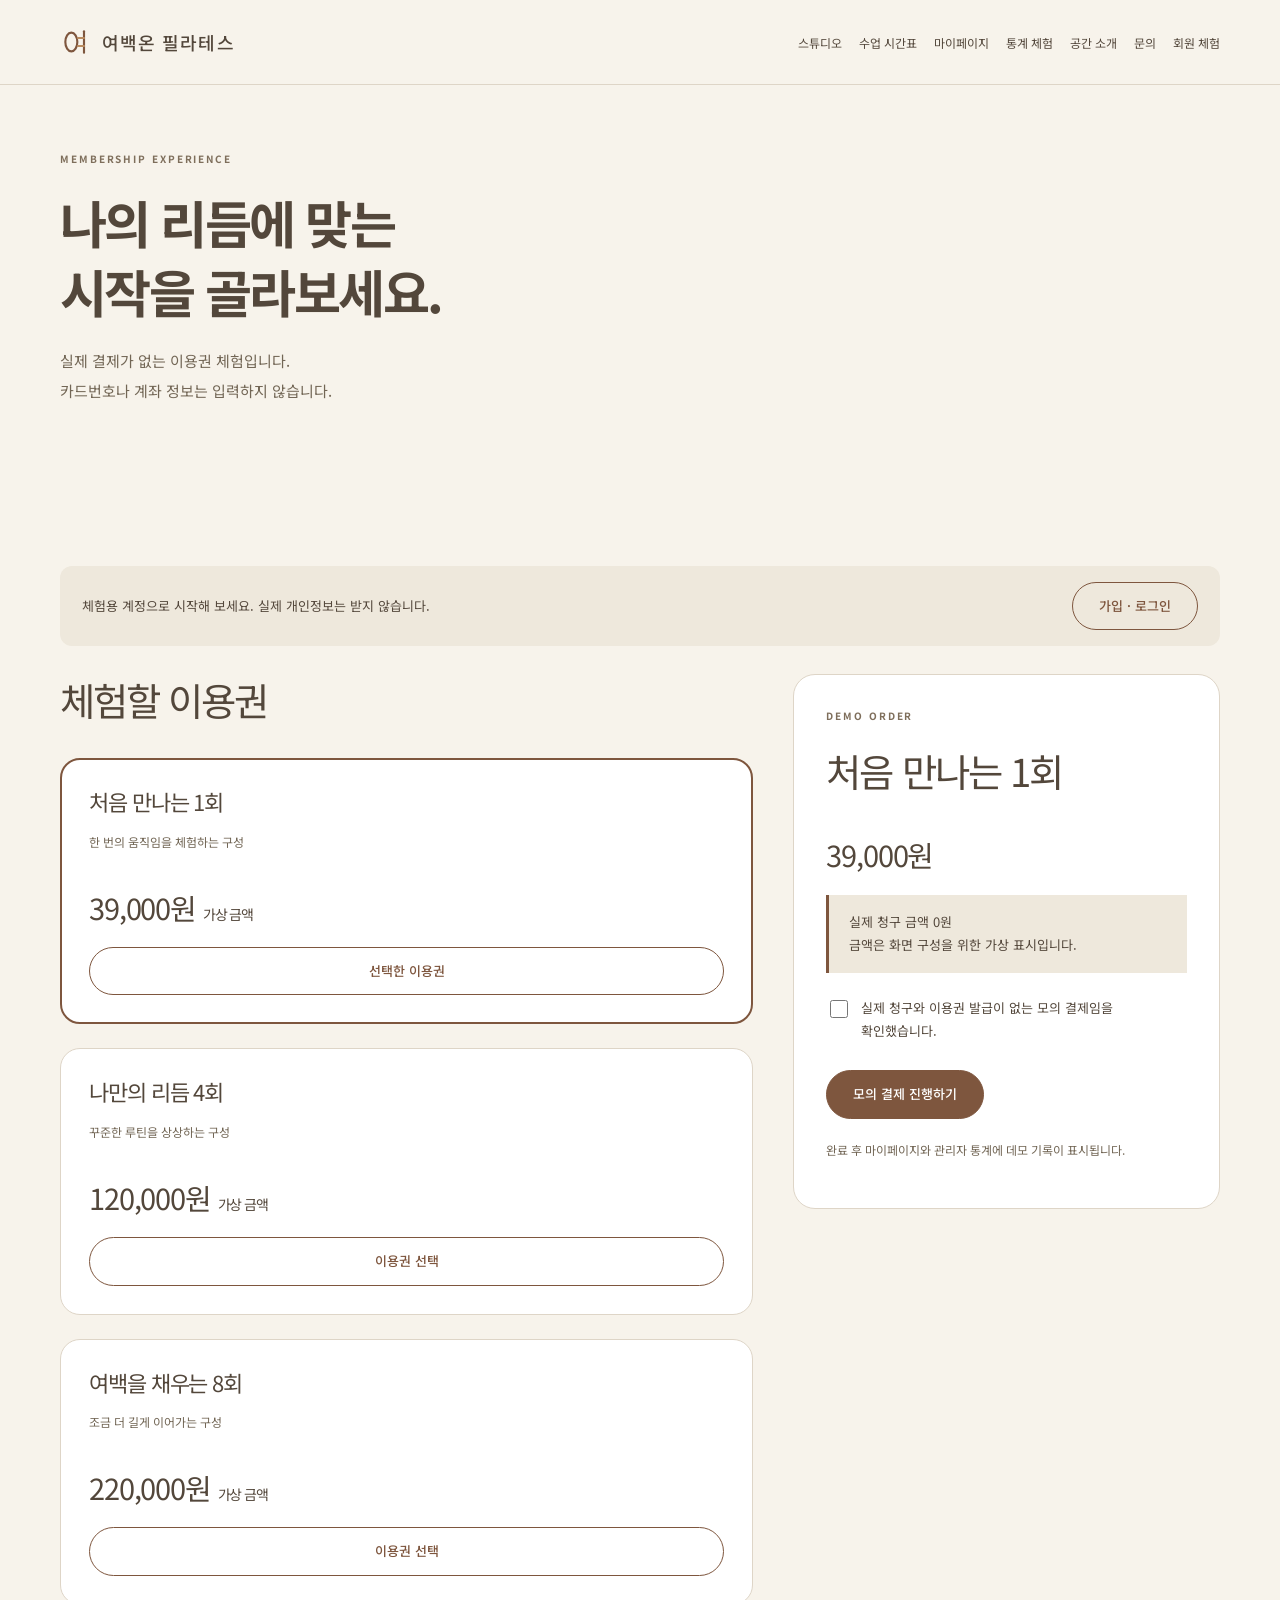
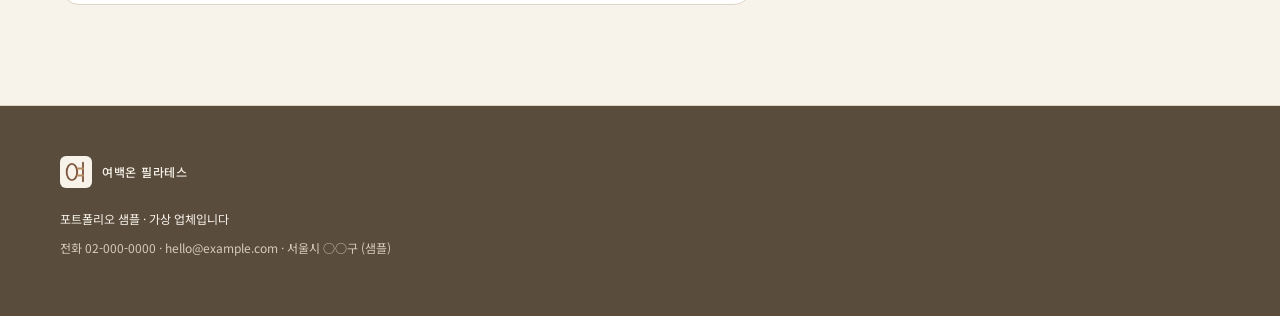
<file: payment.html>
<!doctype html>
<html lang="ko"><head><meta charset="utf-8"><meta name="viewport" content="width=device-width,initial-scale=1"><title>이용권 모의 결제 | 여백온 필라테스</title><meta name="description" content="여백온 필라테스. 수업 시간표·예약·이용권과 내 이용 기록 안내."><link rel="icon" href="assets/logo.svg" type="image/svg+xml"><link rel="stylesheet" href="assets/base.css"><link rel="stylesheet" href="pilates.css"><script defer src="assets/common.js"></script><script defer src="pilates.js"></script><link rel="preconnect" href="https://fonts.googleapis.com"><link rel="preconnect" href="https://fonts.gstatic.com" crossorigin><link href="https://fonts.googleapis.com/css2?family=Noto+Sans+KR:wght@400;500;600;700;800;900&display=swap" rel="stylesheet"></head>
<body class="pilates"><a class="skip" href="#main">본문으로 건너뛰기</a><header class="site-header"><div class="wrap header-inner"><a class="brand" href="index.html"><img class="brand-symbol" src="assets/logo.svg" width="32" height="32" alt="" aria-hidden="true"><span class="brand-name">여백온 필라테스</span></a><button class="nav-toggle" aria-expanded="false" aria-controls="site-nav" type="button">메뉴</button><nav id="site-nav" aria-label="주 메뉴"><a href="index.html">스튜디오</a><a href="schedule.html">수업 시간표</a><a href="mypage.html">마이페이지</a><a href="admin.html">통계 체험</a><a href="about.html">공간 소개</a><a href="contact.html">문의</a><a href="#account">회원 체험</a></nav></div></header><main id="main"><section class="page-intro wrap"><p class="eyebrow">MEMBERSHIP EXPERIENCE</p><h1>나의 리듬에 맞는<br>시작을 골라보세요.</h1><p class="lead">실제 결제가 없는 이용권 체험입니다.<br>카드번호나 계좌 정보는 입력하지 않습니다.</p></section><section class="section wrap"><div id="session-state" class="session-state"></div><div class="checkout-layout"><div><h2>체험할 이용권</h2><div id="plan-list" class="grid"></div></div><aside class="checkout-summary"><p class="eyebrow">DEMO ORDER</p><h2 id="selected-plan"></h2><p class="price" id="selected-price"></p><p class="notice">실제 청구 금액 0원<br>금액은 화면 구성을 위한 가상 표시입니다.</p><form id="payment-form"><label class="check"><input type="checkbox" required name="agree"><span>실제 청구와 이용권 발급이 없는 모의 결제임을 확인했습니다.</span></label><div class="actions"><button class="btn" id="pay-button" type="submit">모의 결제 진행하기</button></div></form><p class="small muted" style="margin-top:20px">완료 후 마이페이지와 관리자 통계에 데모 기록이 표시됩니다.</p></aside></div></section><span id="account" hidden></span><dialog id="auth-dialog" aria-labelledby="auth-title"><div class="dialog-head"><p class="eyebrow">MEMBERSHIP DEMO</p><button type="button" class="icon-btn" data-close="auth-dialog" aria-label="회원 체험 닫기">×</button></div><h2 id="auth-title">나만의 루틴, 첫 걸음.</h2><p class="notice">실제 개인정보를 받지 않습니다. 준비된 데모 계정과 공개 체험용 코드만 사용합니다.</p><div class="tab-buttons" role="group" aria-label="회원 체험 선택"><button type="button" data-auth-mode="signup" aria-pressed="true">회원가입</button><button type="button" data-auth-mode="login" aria-pressed="false">로그인</button></div><form id="auth-form"><label class="field">체험용 계정<select name="account"><option value="demo-one">demo-one · 데모 회원 A</option><option value="demo-two">demo-two · 데모 회원 B</option><option value="demo-three">demo-three · 데모 회원 C</option></select></label><label class="field">공개 체험용 코드<input name="demoCode" value="sample1234" readonly autocomplete="off"></label><p class="auth-help">모든 계정의 코드는 sample1234입니다. 실제 비밀번호를 입력하지 마세요.</p><label class="check"><input type="checkbox" name="agree" required><span>브라우저 안에만 저장되는 데모임을 확인했습니다.</span></label><div class="actions"><button class="btn" id="auth-submit" type="submit">데모 가입하기</button></div><p id="auth-result" role="status" class="small" hidden></p></form><div id="auth-signed" hidden><p id="signed-name"></p><p class="auth-help">가입·로그인 정보는 이 브라우저의 샘플 데이터입니다.</p><button class="btn outline" id="logout" type="button">로그아웃</button></div></dialog></main><footer class="site-footer"><div class="wrap"><div class="footer-row"><a class="brand" href="index.html"><img class="brand-symbol" src="assets/logo.svg" width="32" height="32" alt="" aria-hidden="true"><span class="brand-name">여백온 필라테스</span></a></div><p>포트폴리오 샘플 · 가상 업체입니다</p><p class="muted small">전화 02-000-0000 · hello@example.com · 서울시 ○○구 (샘플)</p></div></footer><div class="toast" id="toast" role="status" aria-live="polite" hidden></div></body></html>
</file>
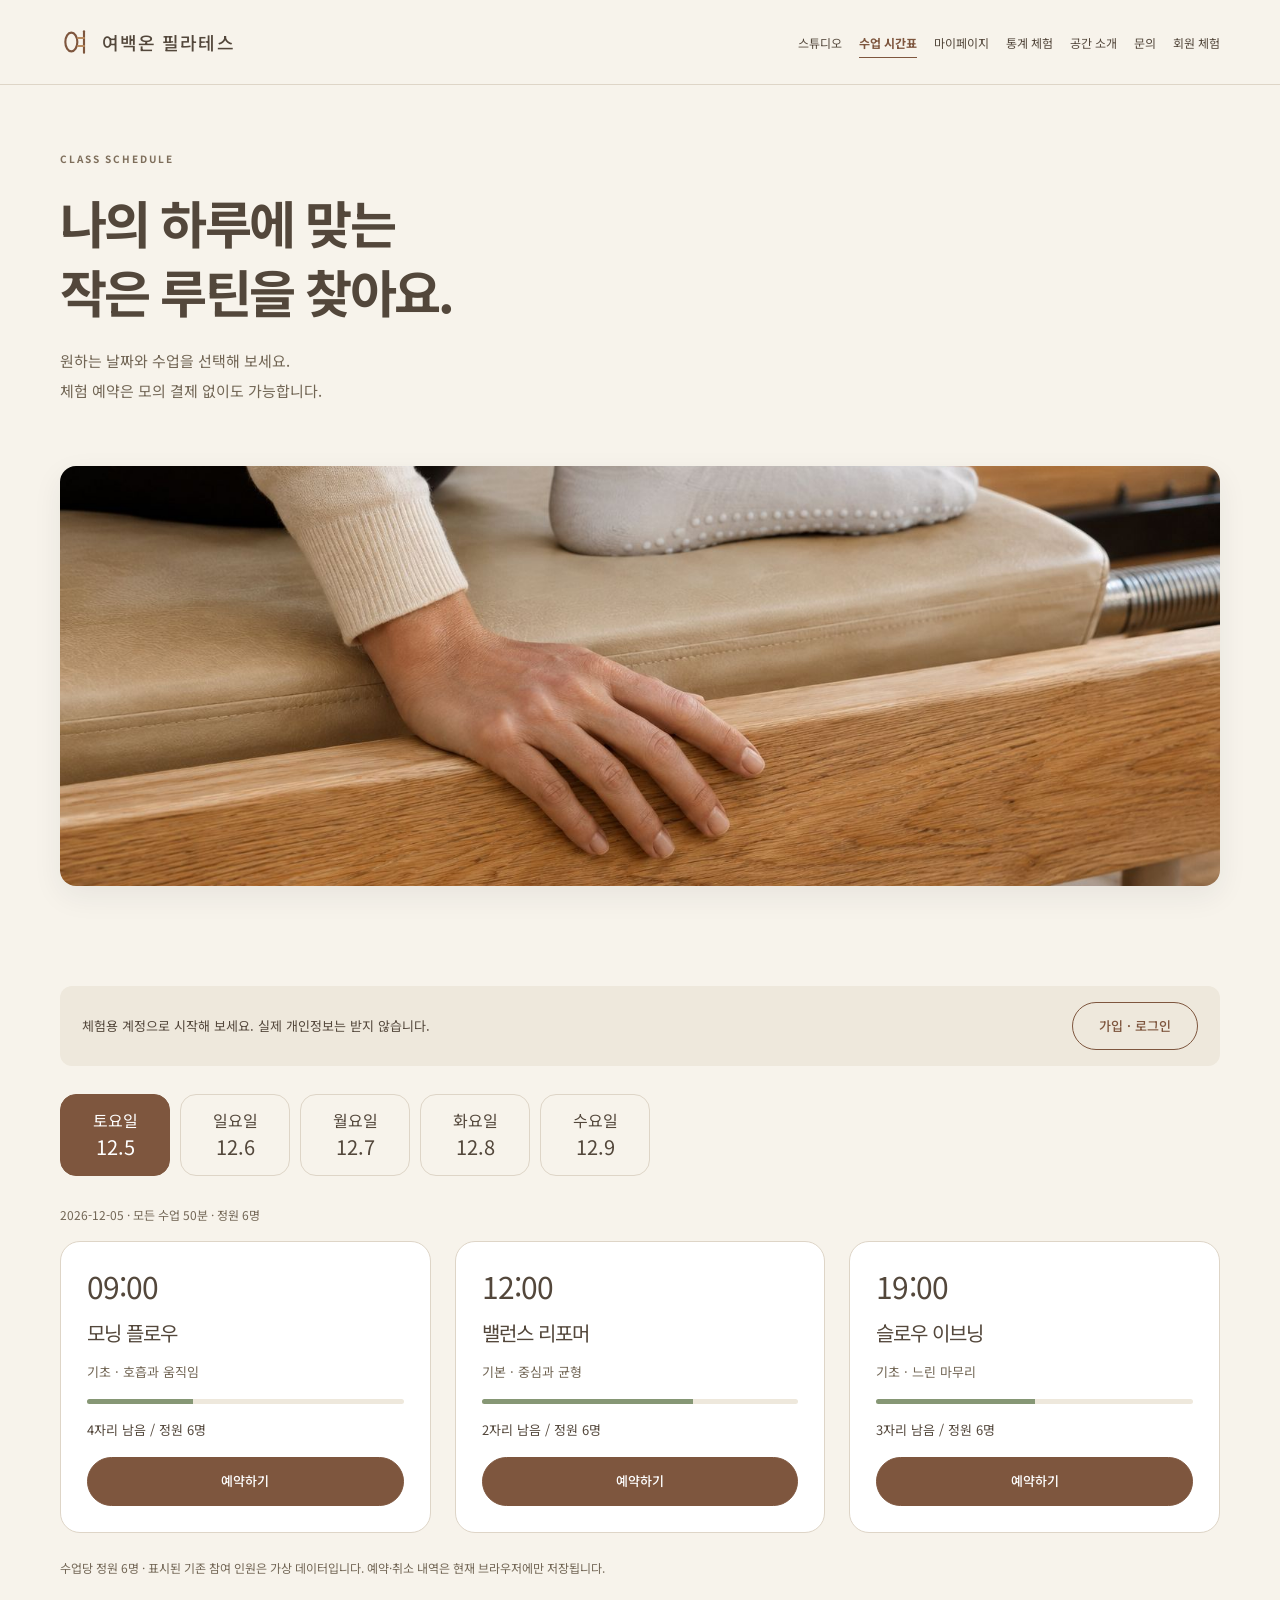
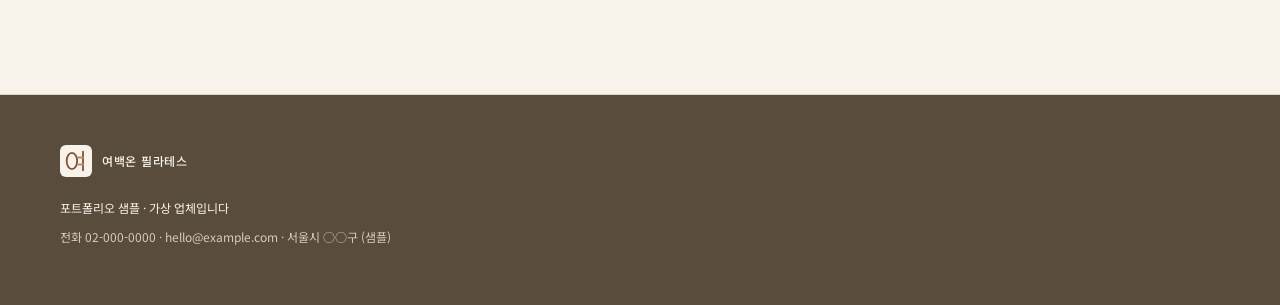
<file: schedule.html>
<!doctype html>
<html lang="ko"><head><meta charset="utf-8"><meta name="viewport" content="width=device-width,initial-scale=1"><title>수업 시간표 | 여백온 필라테스</title><meta name="description" content="여백온 필라테스. 수업 시간표·예약·이용권과 내 이용 기록 안내."><link rel="icon" href="assets/logo.svg" type="image/svg+xml"><link rel="stylesheet" href="assets/base.css"><link rel="stylesheet" href="pilates.css"><script defer src="assets/common.js"></script><script defer src="pilates.js"></script><link rel="preconnect" href="https://fonts.googleapis.com"><link rel="preconnect" href="https://fonts.gstatic.com" crossorigin><link href="https://fonts.googleapis.com/css2?family=Noto+Sans+KR:wght@400;500;600;700;800;900&display=swap" rel="stylesheet"></head>
<body class="pilates"><a class="skip" href="#main">본문으로 건너뛰기</a><header class="site-header"><div class="wrap header-inner"><a class="brand" href="index.html"><img class="brand-symbol" src="assets/logo.svg" width="32" height="32" alt="" aria-hidden="true"><span class="brand-name">여백온 필라테스</span></a><button class="nav-toggle" aria-expanded="false" aria-controls="site-nav" type="button">메뉴</button><nav id="site-nav" aria-label="주 메뉴"><a href="index.html">스튜디오</a><a href="schedule.html" aria-current="page">수업 시간표</a><a href="mypage.html">마이페이지</a><a href="admin.html">통계 체험</a><a href="about.html">공간 소개</a><a href="contact.html">문의</a><a href="#account">회원 체험</a></nav></div></header><main id="main"><section class="page-intro wrap"><p class="eyebrow">CLASS SCHEDULE</p><h1>나의 하루에 맞는<br>작은 루틴을 찾아요.</h1><p class="lead">원하는 날짜와 수업을 선택해 보세요.<br>체험 예약은 모의 결제 없이도 가능합니다.</p></section><figure class="wrap page-photo services-photo"><img src="images/services.jpg" width="1536" height="1024" alt="리포머 위의 손과 양말 신은 발" loading="lazy"></figure><section class="section wrap"><div id="session-state" class="session-state"></div><div id="date-tabs" class="date-tabs" role="group" aria-label="수업 날짜"></div><p id="schedule-date" class="small muted" role="status"></p><div id="schedule-list" class="grid three"></div><p class="small muted" style="margin-top:24px">수업당 정원 6명 · 표시된 기존 참여 인원은 가상 데이터입니다. 예약·취소 내역은 현재 브라우저에만 저장됩니다.</p></section><span id="account" hidden></span><dialog id="auth-dialog" aria-labelledby="auth-title"><div class="dialog-head"><p class="eyebrow">MEMBERSHIP DEMO</p><button type="button" class="icon-btn" data-close="auth-dialog" aria-label="회원 체험 닫기">×</button></div><h2 id="auth-title">나만의 루틴, 첫 걸음.</h2><p class="notice">실제 개인정보를 받지 않습니다. 준비된 데모 계정과 공개 체험용 코드만 사용합니다.</p><div class="tab-buttons" role="group" aria-label="회원 체험 선택"><button type="button" data-auth-mode="signup" aria-pressed="true">회원가입</button><button type="button" data-auth-mode="login" aria-pressed="false">로그인</button></div><form id="auth-form"><label class="field">체험용 계정<select name="account"><option value="demo-one">demo-one · 데모 회원 A</option><option value="demo-two">demo-two · 데모 회원 B</option><option value="demo-three">demo-three · 데모 회원 C</option></select></label><label class="field">공개 체험용 코드<input name="demoCode" value="sample1234" readonly autocomplete="off"></label><p class="auth-help">모든 계정의 코드는 sample1234입니다. 실제 비밀번호를 입력하지 마세요.</p><label class="check"><input type="checkbox" name="agree" required><span>브라우저 안에만 저장되는 데모임을 확인했습니다.</span></label><div class="actions"><button class="btn" id="auth-submit" type="submit">데모 가입하기</button></div><p id="auth-result" role="status" class="small" hidden></p></form><div id="auth-signed" hidden><p id="signed-name"></p><p class="auth-help">가입·로그인 정보는 이 브라우저의 샘플 데이터입니다.</p><button class="btn outline" id="logout" type="button">로그아웃</button></div></dialog></main><footer class="site-footer"><div class="wrap"><div class="footer-row"><a class="brand" href="index.html"><img class="brand-symbol" src="assets/logo.svg" width="32" height="32" alt="" aria-hidden="true"><span class="brand-name">여백온 필라테스</span></a></div><p>포트폴리오 샘플 · 가상 업체입니다</p><p class="muted small">전화 02-000-0000 · hello@example.com · 서울시 ○○구 (샘플)</p></div></footer><div class="toast" id="toast" role="status" aria-live="polite" hidden></div></body></html>
</file>
<file: assets/base.css>
:root{--ink:#182e39;--muted:#536570;--paper:#fff;--line:#dce3e5;--accent:#1c574e;--soft:#f1f5f4;--radius:14px}*{box-sizing:border-box}body{margin:0;font-family:'Noto Sans KR',sans-serif;color:var(--ink);background:var(--paper);line-height:1.75;word-break:keep-all}a{color:inherit;text-decoration:none}button,input,select,textarea{font:inherit}button,a,input,select,textarea{touch-action:manipulation}button{cursor:pointer}img,svg{max-width:100%;height:auto}button:disabled{cursor:not-allowed;opacity:.6}a:hover{text-decoration:underline;text-underline-offset:5px}:focus-visible{outline:3px solid #a04b0c;outline-offset:4px}h1,h2,h3,p{margin-top:0}h1,h2,h3{line-height:1.35;letter-spacing:-.05em}h1{font-size:clamp(2.25rem,4.6vw,4.2rem);font-weight:700}h2{font-size:clamp(1.8rem,3vw,2.65rem)}h3{font-size:1.2rem}p{margin-bottom:1rem}.wrap{width:min(1120px,calc(100% - 48px));margin:auto}.site-header{background:var(--paper);border-bottom:1px solid var(--line)}.header-inner{min-height:88px;display:flex;justify-content:space-between;align-items:center;gap:20px}.brand{display:inline-flex;align-items:center;gap:10px;font-size:19px;font-weight:700;letter-spacing:-.05em;white-space:nowrap}.brand-mark{font-size:30px;color:var(--accent)}nav{display:flex;align-items:center;gap:26px;font-size:14px}nav a[aria-current]{font-weight:700;text-decoration:underline;text-underline-offset:9px;color:var(--accent)}.nav-toggle{display:none}.skip{position:absolute;top:-90px;left:16px;z-index:30;background:#fff;padding:12px}.skip:focus{top:16px}.eyebrow{font-size:12px;font-weight:700;letter-spacing:.15em;text-transform:uppercase;color:var(--accent);margin-bottom:20px}.lead{font-size:17px;color:var(--muted);max-width:560px}.btn{border:1px solid var(--accent);border-radius:5px;background:var(--accent);color:white;min-height:48px;display:inline-flex;align-items:center;justify-content:center;padding:11px 22px;gap:12px;font-weight:700;font-size:14px;text-decoration:none}.btn:hover{text-decoration:none;filter:brightness(.94)}.btn.outline{background:transparent;color:var(--accent)}.btn.small{min-height:40px;padding:8px 14px;font-size:12px}.actions{display:flex;gap:12px;flex-wrap:wrap;margin-top:28px}.section{padding:80px 0}.section.soft{background:var(--soft)}.section-head{display:flex;justify-content:space-between;align-items:end;gap:24px;margin-bottom:32px}.section-head h2{margin-bottom:0}.muted{color:var(--muted)}.small{font-size:12px}.grid{display:grid;gap:24px}.grid.two{grid-template-columns:repeat(2,minmax(0,1fr))}.grid.three{grid-template-columns:repeat(3,minmax(0,1fr))}.grid.four{grid-template-columns:repeat(4,minmax(0,1fr))}.panel{border:1px solid var(--line);padding:30px;border-radius:var(--radius);background:var(--paper)}.tag{display:inline-block;border:1px solid var(--line);padding:4px 11px;border-radius:40px;font-size:11px;font-weight:700;letter-spacing:.03em}.page-intro{padding:65px 0 44px}.page-intro h1{font-size:clamp(2.2rem,4vw,3.2rem);margin-bottom:20px}.page-intro p{max-width:630px}.site-footer{border-top:1px solid var(--line);padding:40px 0 28px}.site-footer p{font-size:12px;margin-bottom:8px}.footer-row{display:flex;justify-content:space-between;gap:20px;margin-bottom:20px}.footer-row>a:last-child{font-size:12px}.field{display:grid;gap:8px;margin-bottom:18px;font-size:14px;font-weight:700}input,select,textarea{width:100%;min-width:0;border:1px solid #83939a;border-radius:5px;padding:11px 12px;background:var(--paper);color:var(--ink)}textarea{resize:vertical}input[type=checkbox]{width:18px;height:18px;flex:none;accent-color:var(--accent)}.check{display:flex;gap:10px;align-items:start;font-size:13px}.notice{background:var(--soft);border-left:3px solid var(--accent);padding:16px 20px;font-size:13px;margin-bottom:24px}.status{padding:16px;border:1px solid var(--accent);border-radius:6px;margin-top:16px}.hp{position:absolute;left:-10000px;opacity:0}.empty{text-align:center;padding:40px;border:1px dashed var(--line);border-radius:10px}.toast{position:fixed;bottom:24px;left:50%;transform:translateX(-50%);z-index:50;background:var(--ink);color:white;padding:15px 24px;border-radius:8px;width:max-content;max-width:calc(100% - 32px);box-shadow:0 8px 30px #0002}.divider{border:0;border-top:1px solid var(--line);margin:24px 0}dialog{background:var(--paper);color:var(--ink);border:1px solid var(--line);border-radius:16px;padding:30px;width:min(560px,calc(100% - 32px));max-height:85vh;overflow:auto}dialog::backdrop{background:#12221ebb}.dialog-head{display:flex;justify-content:space-between;align-items:start;gap:15px}.icon-btn{border:1px solid var(--line);background:transparent;color:var(--ink);border-radius:6px;min-width:42px;min-height:42px}.body-copy{white-space:pre-wrap;overflow-wrap:anywhere}.error{color:#9b2f24}.sr-only{position:absolute;width:1px;height:1px;overflow:hidden;clip-path:inset(50%)}[hidden]{display:none!important}
@media(max-width:760px){.wrap{width:calc(100% - 36px)}.header-inner{min-height:74px;flex-wrap:wrap;gap:0}.brand{font-size:18px}.nav-toggle{display:block;background:transparent;border:1px solid var(--line);padding:8px 12px;color:var(--ink);border-radius:4px;font-size:13px}nav{display:none;width:100%;padding:12px 0 20px;flex-wrap:wrap;gap:16px 23px}nav.open{display:flex}.grid.two,.grid.three,.grid.four{grid-template-columns:1fr}.section{padding:54px 0}.section-head{align-items:start;flex-direction:column;gap:18px}.page-intro{padding:42px 0 24px}.panel{padding:24px}.footer-row{align-items:start;flex-direction:column}.lead{font-size:15px}.actions{gap:10px}.btn{padding:11px 18px}}
@media(prefers-reduced-motion:no-preference){a,button{transition:background .18s,color .18s,filter .18s}}

/* Layout and motion */
html{scroll-behavior:smooth;scroll-padding-top:100px}body{font-weight:400}h1,h2,h3{font-weight:700}.wrap{width:min(1160px,calc(100% - 64px))}.site-header{position:sticky;top:0;z-index:20;background:var(--paper)}.header-inner{min-height:84px}.section{padding:100px 0}.section-head{margin-bottom:40px}.site-footer{padding:50px 0}.hero-copy{min-width:0}.lead{font-size:16px;line-height:1.95}.text-link{font-size:13px;font-weight:600;align-self:center;line-height:1.7}.line-dot{display:inline-block;width:7px;height:7px;border-radius:50%;background:currentColor;margin-right:7px}.btn{transition:transform .2s,background .2s}.btn:hover{transform:translateY(-2px)}.hero-index{display:flex;justify-content:space-between;gap:16px;font-size:10px;letter-spacing:.09em;border-top:1px solid var(--line);padding-top:16px;margin-top:52px;color:var(--muted)}.page-title{padding-top:62px}.site-footer .footer-row{align-items:center}section[id]{scroll-margin-top:110px}.reveal-item{transition:opacity .65s,transform .65s}.motion-on .reveal-item:not(.in-view){opacity:0;transform:translateY(22px)}.in-view{opacity:1;transform:none}button,a{ -webkit-tap-highlight-color:transparent}.table-wrap{overflow-x:auto}input,select,textarea{max-width:100%}dialog{max-height:90dvh;overflow-y:auto}nav a{white-space:nowrap}
@media(max-width:900px){.wrap{width:calc(100% - 40px)}nav{gap:15px}.brand{font-size:17px}.header-inner{gap:12px}.section{padding:68px 0}.hero-index{margin-top:30px}}
@media(max-width:760px){.wrap{width:calc(100% - 36px)}.header-inner{min-height:72px}.nav-toggle{display:block;border:1px solid var(--line);border-radius:4px;background:transparent;color:var(--ink);min-height:44px;padding:8px 12px}.site-header nav{display:none;position:absolute;top:100%;left:0;right:0;background:var(--paper);padding:12px 18px 20px;box-shadow:0 16px 22px #00000012;border-bottom:1px solid var(--line);align-items:stretch;max-height:75dvh;overflow:auto}.site-header nav.open{display:flex;flex-direction:column;gap:2px}.site-header nav a{padding:12px;min-height:44px}.lead{font-size:14px}.section-head{align-items:start}.section{padding:60px 0}.hero-index{font-size:9px}.site-footer .footer-row{flex-wrap:wrap}.page-title{padding-top:40px}.text-link{font-size:12px}.actions{gap:16px}h2{font-size:29px}}
@media(prefers-reduced-motion:reduce){html{scroll-behavior:auto}*,*::before,*::after{animation:none!important;transition:none!important}.motion-on .reveal-item:not(.in-view){opacity:1;transform:none}}


.brand{display:inline-flex;align-items:center;gap:10px;min-width:0}.brand .brand-symbol{display:block;width:32px;height:32px;flex:0 0 32px;object-fit:contain;border:0}.brand .brand-name{display:block;white-space:nowrap;line-height:1.35}.site-footer .brand .brand-symbol{background:var(--paper);border-radius:6px;padding:2px;box-sizing:border-box}
@media(max-width:760px){.header-inner .brand{gap:9px}.brand .brand-symbol{width:32px;height:32px;flex-basis:32px}.header-inner .brand .brand-name{font-size:16px}}
</file>
<file: pilates.css>
.pilates{--ink:#3f493a;--muted:#646d5b;--accent:#566b48;--paper:#faf8f1;--soft:#efeee3;--line:#dddfd1;--radius:22px}.pilates .brand{font-weight:400;letter-spacing:.1em}.pilates .brand-mark{font-size:38px}.pilates .btn{border-radius:40px;padding:12px 26px}.pilates nav{font-size:13px}.pilates-hero{display:grid;grid-template-columns:1fr 1fr;gap:56px;padding:48px 0 52px;align-items:center}.pilates-hero h1{font-size:clamp(2.3rem,4vw,3.4rem);font-weight:400;line-height:1.5;letter-spacing:-.06em;margin-bottom:24px}.pilates-hero h1 em{font-style:normal;color:#9c674e}.pilates .eyebrow{font-size:11px;letter-spacing:.18em;color:#5f694d}.ritual-strip{display:flex;justify-content:space-around;gap:24px;padding:28px 0;border-top:1px solid var(--line);border-bottom:1px solid var(--line);font-size:13px}.ritual-strip strong{font-weight:400;color:#805b44;margin-right:10px;font-size:18px}.pilates .section h2{font-weight:400}.class-type{padding:28px 0;border-top:1px solid var(--line)}.class-type p{font-size:14px}.class-type .type-num{font-size:12px;color:#805b44;letter-spacing:.13em}.class-type h3{font-size:25px;font-weight:400;margin-top:22px}.session-state{display:flex;align-items:center;justify-content:space-between;gap:18px;padding:16px 22px;background:var(--soft);border-radius:12px;margin-bottom:28px;font-size:13px}.date-tabs{display:flex;gap:10px;flex-wrap:wrap;margin-bottom:28px}.date-tab{border:1px solid var(--line);border-radius:16px;background:transparent;color:var(--ink);padding:13px 23px;min-width:110px;line-height:1.5}.date-tab[aria-pressed=true]{background:var(--accent);color:#fff;border-color:var(--accent)}.date-tab strong{display:block;font-size:20px;font-weight:400}.slot-card{border:1px solid var(--line);background:white;border-radius:20px;padding:26px;display:flex;flex-direction:column;gap:15px}.slot-time{font-size:30px;font-weight:400;letter-spacing:-.03em;line-height:1.2}.slot-card h3{font-size:20px;font-weight:400;margin:0}.slot-card p{font-size:13px;margin:0}.slot-card .btn{margin-top:auto}.capacity{height:5px;background:var(--soft);border-radius:5px;overflow:hidden}.capacity span{display:block;height:100%;background:#869775}.tab-buttons{display:flex;gap:12px;margin-bottom:22px}.tab-buttons button{border:0;border-bottom:2px solid var(--line);padding:8px;background:transparent;color:var(--muted)}.tab-buttons button[aria-pressed=true]{color:var(--ink);border-color:var(--accent)}.booking-row{border:1px solid var(--line);padding:24px;border-radius:16px;margin-bottom:16px;display:flex;justify-content:space-between;gap:20px;align-items:center}.booking-row h3{margin:7px 0;font-weight:400}.booking-row p{font-size:13px;margin:0}.plan{display:flex;flex-direction:column;gap:14px;border:1px solid var(--line);border-radius:20px;padding:28px;background:white}.plan.selected{border:2px solid var(--accent);padding:27px}.plan h3{font-size:22px;font-weight:400;margin:0}.price{font-size:29px;letter-spacing:-.04em}.price small{font-size:14px}.plan .btn{margin-top:auto}.checkout-layout{display:grid;grid-template-columns:1.3fr .8fr;gap:40px;align-items:start}.checkout-summary{padding:32px;border:1px solid var(--line);background:white;border-radius:22px}.complete{max-width:700px;margin:auto;text-align:center;padding:20px 0 50px}.complete-mark{width:88px;height:88px;border:1px solid var(--accent);border-radius:50%;display:grid;place-content:center;font-size:36px;margin:0 auto 28px}.stats-card{padding:24px;border:1px solid var(--line);border-radius:18px;background:white}.stats-card p{font-size:12px;margin:0}.stat-number{font-size:32px;line-height:1.5;display:block}.stats-chart{padding:32px;border:1px solid var(--line);border-radius:22px;background:white;margin-top:30px}.stats-chart svg{display:block;width:100%;max-width:650px}.stats-table{border-collapse:collapse;width:100%;font-size:14px;text-align:left;margin-top:20px}.stats-table th,.stats-table td{padding:12px;border-bottom:1px solid var(--line)}.pilates .site-footer{background:var(--soft)}.auth-help{font-size:12px;color:var(--muted)}@media(max-width:760px){.pilates-hero{grid-template-columns:1fr;gap:30px;padding:36px 0}.pilates-hero h1{font-size:2.35rem}.ritual-strip{flex-direction:column;gap:13px;padding:22px 0}.checkout-layout{grid-template-columns:1fr;gap:28px}.date-tabs{gap:7px}.date-tab{padding:12px 14px;min-width:0;flex:1}.date-tab strong{font-size:17px}.session-state{align-items:start;flex-direction:column}.booking-row{align-items:start;flex-direction:column}.stats-chart{padding:20px}.pilates .grid.four{grid-template-columns:repeat(2,minmax(0,1fr))}.stats-card{padding:18px}.stat-number{font-size:27px}}

.pilates{--ink:#53473b;--accent:#7e563e;--muted:#726655;--paper:#f7f3eb;--soft:#eee8dc;--line:#ded5c7;--radius:2px}.pilates .brand{font-size:18px;font-weight:500;letter-spacing:.06em}.pilates .brand-mark{color:#927052;font-size:30px}.pilates-hero{grid-template-columns:1.02fr 1fr;gap:45px;padding:35px 0 46px;min-height:640px}.pilates-hero h1{font-size:clamp(38px,4.1vw,54px);font-weight:400;line-height:1.5;letter-spacing:-.07em;margin:20px 0}.pilates-hero h1 em{color:#986843}.serif-note{font-family:Georgia,serif;font-style:italic;font-size:22px;color:#9a7654;margin-top:36px}.pilates .eyebrow{font-size:10px;letter-spacing:.19em;color:#7e6e5b}.pilates .lead{font-size:15px;line-height:2}.hero-footnote{font-size:9px;letter-spacing:.18em;color:#8b7963;margin-top:40px}.pilates .btn{border-radius:40px;background:#7e563e;border-color:#7e563e;font-size:13px;font-weight:500}.pilates .btn.outline{background:transparent;color:#7e563e}.pilates .ritual-strip{padding:28px 0;border-bottom:1px solid var(--line)}.pilates .card{border-radius:0;box-shadow:none;border:0;border-top:1px solid #cdbda7;background:transparent;padding:28px 0}.pilates .site-footer{background:#5a4c3d;color:#f7f3eb}.pilates .site-footer .muted{color:#d4cbbb}.pilates .section-head h2{font-weight:400}.pilates .plan-card,.pilates .schedule-card{border-radius:3px}.pilates .page-title h1{font-weight:400}.pilates nav{gap:23px;font-size:12px}.pilates .step-number{color:#986843}
@media(max-width:900px){.pilates-hero{gap:25px}.pilates-hero h1{font-size:42px}.pilates nav{gap:12px}.pilates .lead{font-size:14px}.serif-note{font-size:19px}}
@media(max-width:760px){.pilates-hero{grid-template-columns:1fr;min-height:0;padding:34px 0 36px;gap:24px}.pilates-hero h1{font-size:37px;margin:16px 0 20px;line-height:1.5}.serif-note{font-size:20px;margin-top:22px}.pilates .lead br{display:none}.hero-footnote{margin-top:28px;font-size:8px}.pilates .btn{font-size:12px;padding:11px 22px}.pilates .ritual-strip{gap:15px;font-size:10px}.pilates .brand{font-size:16px}.pilates .section-head{flex-wrap:wrap}}


.page-photo{margin:0 auto}.page-photo img{display:block;width:100%;height:380px;object-fit:cover;object-position:center;border-radius:16px;box-shadow:0 10px 30px #182e3912}.page-photo.contact-photo img{height:340px}.demo-contact-form{padding:30px;background:var(--soft);display:flex;flex-direction:column;gap:18px}.demo-contact-form select{width:100%;padding:12px;border:1px solid var(--line);background:var(--paper);color:var(--ink)}.demo-contact-form #inquiry-result{padding-top:15px;border-top:1px solid var(--line);font-size:14px}.page-photo+section{margin-top:0}
@media(max-width:760px){.page-photo img,.page-photo.contact-photo img{height:240px;border-radius:12px}.demo-contact-form{padding:23px}}

.pilates-hero{gap:44px;min-height:620px;padding:40px 0 52px}.studio-photo{position:relative;align-self:center;min-width:0}.studio-photo .hero-photo{display:block;width:100%;height:530px;object-fit:cover;object-position:56% center;border-radius:18px;box-shadow:0 18px 42px #53473b26}.pilates nav{gap:17px;font-size:12px}.pilates .services-photo img{height:420px;object-position:center 85%}
@media(max-width:1000px){.pilates nav{gap:12px}.studio-photo .hero-photo{height:485px}}
@media(max-width:760px){.pilates-hero{padding:34px 0 34px;gap:26px;min-height:0}.studio-photo{width:100%}.studio-photo .hero-photo{height:335px;border-radius:14px;object-position:60% center}.pilates .services-photo img{height:240px;object-position:55% center}}
</file>
